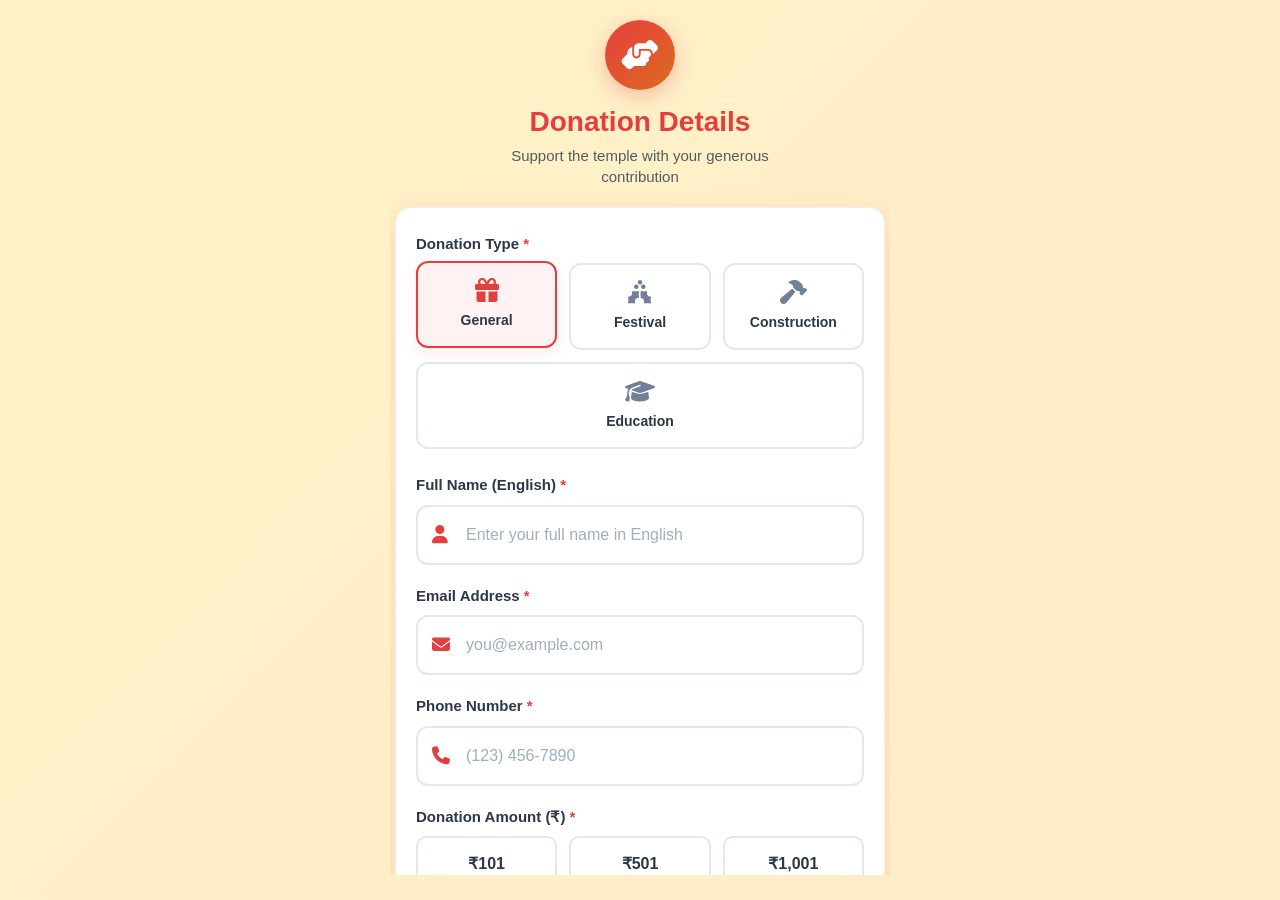
<file: template/AccessPage/master.html>
<!DOCTYPE html>
<html lang="en">
<head>
    <meta charset="UTF-8">
    <meta name="viewport" content="width=device-width, initial-scale=1.0, maximum-scale=1.0, user-scalable=no">
    <title>Donation Details</title>
    <!-- Bootstrap 5 CSS -->
    <link href="https://cdn.jsdelivr.net/npm/bootstrap@5.3.0-alpha1/dist/css/bootstrap.min.css" rel="stylesheet">
    <!-- Font Awesome for icons -->
    <link rel="stylesheet" href="https://cdnjs.cloudflare.com/ajax/libs/font-awesome/6.4.0/css/all.min.css">
    <style>
        /* Temple Color Palette */
        :root {
            --temple-red: #E53E3E;
            --temple-dark-red: #C53030;
            --temple-saffron: #F6AD55;
            --temple-gold: #D69E2E;
            --temple-orange: #DD6B20;
            --temple-cream: #FEF3C7;
            --temple-light: #FFF9DB;
            --temple-dark: #2D3748;
            --temple-success: #38A169;
            --temple-purple: #805AD5;
            --temple-border-radius: 16px;
            --temple-shadow: 0 8px 30px rgba(229, 62, 62, 0.15);
        }
        
        * {
            -webkit-tap-highlight-color: transparent;
            box-sizing: border-box;
            margin: 0;
            padding: 0;
        }
        
        body {
            font-family: -apple-system, BlinkMacSystemFont, 'Segoe UI', Roboto, Oxygen, Ubuntu, sans-serif;
            background: linear-gradient(135deg, var(--temple-cream) 0%, #FEEBC8 100%);
            height: 100vh;
            max-height: 100vh;
            overflow: hidden;
            display: flex;
            flex-direction: column;
            color: var(--temple-dark);
            touch-action: manipulation;
            padding: 15px;
        }
        
        .alink{
            text-decoration: none !important;;
            color: inherit;
        }

        /* Scrollable Container */
        .scroll-container {
            width: 100%;
            max-width: 500px;
            margin: 0 auto;
            flex: 1;
            overflow-y: auto;
            overflow-x: hidden;
            padding: 5px;
            -webkit-overflow-scrolling: touch;
        }
        
        /* Header - Fixed at top */
        .header {
            text-align: center;
            margin-bottom: 20px;
            flex-shrink: 0;
        }
        
        .logo {
            width: 70px;
            height: 70px;
            background: linear-gradient(135deg, var(--temple-red), var(--temple-orange));
            color: white;
            border-radius: 50%;
            display: flex;
            align-items: center;
            justify-content: center;
            margin: 0 auto 15px;
            font-size: 30px;
            box-shadow: 0 6px 20px rgba(229, 62, 62, 0.3);
        }
        
        .header h1 {
            color: var(--temple-red);
            font-weight: 800;
            font-size: 28px;
            margin-bottom: 6px;
        }
        
        .header p {
            color: var(--temple-dark);
            opacity: 0.8;
            font-size: 15px;
            max-width: 300px;
            margin: 0 auto;
            line-height: 1.4;
        }
        
        /* Card */
        .card {
            background: white;
            border-radius: var(--temple-border-radius);
            padding: 25px 20px;
            margin-bottom: 20px;
            box-shadow: var(--temple-shadow);
            border: 1px solid rgba(229, 62, 62, 0.1);
        }
        
        /* Donation Type Selection */
        .donation-type {
            display: flex;
            flex-wrap: wrap;
            gap: 12px;
            margin-bottom: 25px;
        }
        
        .type-option {
            flex: 1;
            min-width: 120px;
        }
        
        .type-btn {
            width: 100%;
            padding: 15px;
            border: 2px solid #E2E8F0;
            border-radius: 12px;
            background: white;
            display: flex;
            flex-direction: column;
            align-items: center;
            justify-content: center;
            cursor: pointer;
            transition: all 0.3s;
        }
        
        .type-btn i {
            font-size: 24px;
            margin-bottom: 8px;
            color: #718096;
        }
        
        .type-btn span {
            font-weight: 600;
            font-size: 14px;
            color: var(--temple-dark);
        }
        
        .type-btn.active {
            border-color: var(--temple-red);
            background-color: #FEF2F2;
            transform: translateY(-2px);
            box-shadow: 0 5px 15px rgba(229, 62, 62, 0.1);
        }
        
        .type-btn.active i {
            color: var(--temple-red);
        }
        
        /* Form Styles */
        .form-group {
            margin-bottom: 20px;
        }
        
        .form-label {
            display: block;
            font-weight: 600;
            margin-bottom: 8px;
            color: var(--temple-dark);
            font-size: 15px;
        }
        
        .form-label .required {
            color: var(--temple-red);
        }
        
        .input-container {
            position: relative;
        }
        
        .input-icon {
            position: absolute;
            left: 16px;
            top: 50%;
            transform: translateY(-50%);
            color: var(--temple-red);
            font-size: 18px;
            z-index: 2;
        }
        
        .form-input {
            width: 100%;
            padding: 16px 16px 16px 48px;
            border: 2px solid #E2E8F0;
            border-radius: 12px;
            font-size: 16px;
            transition: all 0.3s;
            background-color: white;
            color: var(--temple-dark);
        }
        
        .form-input:focus {
            outline: none;
            border-color: var(--temple-red);
            box-shadow: 0 0 0 4px rgba(229, 62, 62, 0.1);
        }
        
        .form-input::placeholder {
            color: #A0AEC0;
        }
        
        /* Tamil Name Field Styling */
        .tamil-name-container {
            background-color: #FFF9DB;
            border-radius: 12px;
            padding: 15px;
            margin-top: 10px;
            border-left: 4px solid var(--temple-saffron);
            display: none;
        }
        
        .tamil-name-container.show {
            display: block;
            animation: fadeIn 0.5s ease;
        }
        
        .tamil-name-label {
            display: block;
            font-weight: 600;
            margin-bottom: 8px;
            color: var(--temple-dark);
            font-size: 15px;
        }
        
        .tamil-name-input {
            width: 100%;
            padding: 12px;
            border: 2px solid #E2E8F0;
            border-radius: 10px;
            font-size: 16px;
            font-family: 'Noto Sans Tamil', sans-serif;
            background-color: white;
            color: var(--temple-dark);
        }
        
        .tamil-name-input:focus {
            outline: none;
            border-color: var(--temple-saffron);
            box-shadow: 0 0 0 4px rgba(246, 173, 85, 0.1);
        }
        
        /* Amount Selection */
        .amount-selection {
            display: grid;
            grid-template-columns: repeat(3, 1fr);
            gap: 12px;
            margin-bottom: 20px;
        }
        
        .amount-btn {
            padding: 14px;
            border: 2px solid #E2E8F0;
            border-radius: 10px;
            background: white;
            font-weight: 600;
            font-size: 16px;
            color: var(--temple-dark);
            cursor: pointer;
            transition: all 0.3s;
            text-align: center;
        }
        
        .amount-btn.active {
            border-color: var(--temple-red);
            background-color: #FEF2F2;
            color: var(--temple-red);
            transform: translateY(-2px);
            box-shadow: 0 5px 15px rgba(229, 62, 62, 0.1);
        }
        
        .amount-custom {
            grid-column: span 3;
        }
        
        .custom-amount {
            width: 100%;
            padding: 14px;
            border: 2px solid #E2E8F0;
            border-radius: 10px;
            font-size: 16px;
            text-align: center;
            color: var(--temple-dark);
        }
        
        .custom-amount:focus {
            outline: none;
            border-color: var(--temple-red);
            box-shadow: 0 0 0 4px rgba(229, 62, 62, 0.1);
        }
        
        /* Payment Method */
        .payment-methods {
            display: flex;
            flex-direction: column;
            gap: 12px;
            margin-bottom: 25px;
        }
        
        .payment-option {
            display: flex;
            align-items: center;
            padding: 16px;
            border: 2px solid #E2E8F0;
            border-radius: 12px;
            background: white;
            cursor: pointer;
            transition: all 0.3s;
        }
        
        .payment-option.active {
            border-color: var(--temple-red);
            background-color: #FEF2F2;
        }
        
        .payment-icon {
            width: 40px;
            height: 40px;
            border-radius: 8px;
            display: flex;
            align-items: center;
            justify-content: center;
            margin-right: 15px;
            font-size: 20px;
            color: white;
        }
        
        .payment-icon.upi {
            background: linear-gradient(135deg, #8B5CF6, #7C3AED);
        }
        
        .payment-icon.cash {
            background: linear-gradient(135deg, #10B981, #059669);
        }
        
        .payment-info {
            flex: 1;
        }
        
        .payment-name {
            font-weight: 600;
            color: var(--temple-dark);
            margin-bottom: 4px;
        }
        
        .payment-desc {
            font-size: 13px;
            color: #718096;
        }
        
        /* UPI QR Code Modal */
        .upi-modal {
            position: fixed;
            top: 0;
            left: 0;
            width: 100%;
            height: 100%;
            background-color: rgba(0, 0, 0, 0.7);
            display: flex;
            align-items: center;
            justify-content: center;
            z-index: 1000;
            opacity: 0;
            visibility: hidden;
            transition: all 0.3s;
        }
        
        .upi-modal.show {
            opacity: 1;
            visibility: visible;
        }
        
        .upi-modal-content {
            background: white;
            border-radius: var(--temple-border-radius);
            padding: 25px;
            max-width: 400px;
            width: 90%;
            text-align: center;
            box-shadow: var(--temple-shadow);
            transform: translateY(-20px);
            transition: transform 0.3s;
        }
        
        .upi-modal.show .upi-modal-content {
            transform: translateY(0);
        }
        
        .upi-modal-header {
            margin-bottom: 20px;
        }
        
        .upi-modal-title {
            color: var(--temple-red);
            font-weight: 700;
            font-size: 22px;
            margin-bottom: 10px;
        }
        
        .upi-modal-subtitle {
            color: var(--temple-dark);
            font-size: 15px;
        }
        
        .qr-code-container {
            background: white;
            padding: 20px;
            border-radius: 12px;
            margin: 20px 0;
            display: inline-block;
            border: 2px solid #E2E8F0;
        }
        
        .qr-code {
            width: 200px;
            height: 200px;
            background: #f8f9fa;
            border-radius: 8px;
            display: flex;
            align-items: center;
            justify-content: center;
            margin: 0 auto;
            position: relative;
            overflow: hidden;
        }
        
        .qr-code::before {
            content: '';
            position: absolute;
            width: 180px;
            height: 180px;
            background-image: 
                linear-gradient(90deg, transparent 79px, #000 79px, #000 81px, transparent 81px),
                linear-gradient(0deg, transparent 79px, #000 79px, #000 81px, transparent 81px),
                repeating-linear-gradient(90deg, #000, #000 10px, transparent 10px, transparent 20px),
                repeating-linear-gradient(0deg, #000, #000 10px, transparent 10px, transparent 20px);
            background-size: 200px 200px;
        }
        
        .qr-logo {
            width: 40px;
            height: 40px;
            background: linear-gradient(135deg, var(--temple-red), var(--temple-orange));
            border-radius: 8px;
            display: flex;
            align-items: center;
            justify-content: center;
            color: white;
            font-size: 20px;
            position: relative;
            z-index: 2;
        }
        
        .upi-id {
            background: #F8FAFC;
            padding: 12px;
            border-radius: 10px;
            margin: 15px 0;
            font-family: monospace;
            font-size: 16px;
            color: var(--temple-dark);
            border: 2px dashed #E2E8F0;
        }
        
        .upi-instructions {
            text-align: left;
            margin-top: 20px;
            padding-top: 20px;
            border-top: 1px solid #E2E8F0;
        }
        
        .upi-instruction {
            display: flex;
            align-items: flex-start;
            margin-bottom: 12px;
            font-size: 14px;
            color: var(--temple-dark);
        }
        
        .upi-instruction i {
            color: var(--temple-red);
            margin-right: 10px;
            margin-top: 2px;
            flex-shrink: 0;
        }
        
        .close-upi-btn {
            background: linear-gradient(to right, var(--temple-red), var(--temple-orange));
            color: white;
            border: none;
            border-radius: 10px;
            padding: 14px;
            font-size: 16px;
            font-weight: 600;
            width: 100%;
            margin-top: 20px;
            cursor: pointer;
            transition: all 0.3s;
        }
        
        .close-upi-btn:hover {
            background: linear-gradient(to right, var(--temple-dark-red), var(--temple-red));
        }
        
        /* Checkbox */
        .checkbox-group {
            display: flex;
            align-items: flex-start;
            margin: 25px 0;
            padding: 15px;
            background-color: #FFF9DB;
            border-radius: 12px;
            border-left: 4px solid var(--temple-saffron);
        }
        
        .checkbox-input {
            margin-top: 3px;
            margin-right: 12px;
            accent-color: var(--temple-red);
            width: 18px;
            height: 18px;
            cursor: pointer;
        }
        
        .checkbox-label {
            font-size: 14px;
            color: var(--temple-dark);
            line-height: 1.5;
        }
        
        .checkbox-label a {
            color: var(--temple-red);
            font-weight: 600;
            text-decoration: none;
        }
        
        /* Buttons */
        .btn-primary {
            background: linear-gradient(to right, var(--temple-red), var(--temple-orange));
            color: white;
            border: none;
            border-radius: 12px;
            padding: 18px;
            font-size: 18px;
            font-weight: 700;
            width: 100%;
            margin-top: 10px;
            transition: all 0.3s;
            display: flex;
            align-items: center;
            justify-content: center;
            gap: 10px;
            cursor: pointer;
            letter-spacing: 0.5px;
        }
        
        .btn-primary:hover {
            background: linear-gradient(to right, var(--temple-dark-red), var(--temple-red));
            transform: translateY(-2px);
            box-shadow: 0 8px 20px rgba(229, 62, 62, 0.4);
        }
        
        .btn-secondary {
            background: white;
            color: var(--temple-red);
            border: 2px solid var(--temple-red);
            border-radius: 12px;
            padding: 16px;
            font-size: 16px;
            font-weight: 600;
            width: 100%;
            margin-top: 15px;
            transition: all 0.3s;
            display: flex;
            align-items: center;
            justify-content: center;
            gap: 10px;
            cursor: pointer;
        }
        
        /* Donation Summary */
        .donation-summary {
            background: linear-gradient(135deg, #FEF3C7, #FDE68A);
            border-radius: 12px;
            padding: 20px;
            margin-bottom: 25px;
            border: 2px solid var(--temple-saffron);
        }
        
        .summary-title {
            font-weight: 700;
            color: var(--temple-dark);
            margin-bottom: 15px;
            font-size: 18px;
            display: flex;
            align-items: center;
            gap: 10px;
        }
        
        .summary-item {
            display: flex;
            justify-content: space-between;
            margin-bottom: 10px;
            padding-bottom: 10px;
            border-bottom: 1px dashed #E2E8F0;
        }
        
        .summary-item:last-child {
            border-bottom: none;
            margin-bottom: 0;
            padding-bottom: 0;
        }
        
        .summary-label {
            color: #718096;
            font-size: 15px;
        }
        
        .summary-value {
            font-weight: 600;
            color: var(--temple-dark);
            font-size: 15px;
        }
        
        .summary-total {
            margin-top: 15px;
            padding-top: 15px;
            border-top: 2px solid var(--temple-saffron);
        }
        
        .summary-total .summary-label {
            color: var(--temple-red);
            font-weight: 700;
            font-size: 16px;
        }
        
        .summary-total .summary-value {
            color: var(--temple-red);
            font-weight: 800;
            font-size: 20px;
        }
        
        /* Footer */
        .footer {
            text-align: center;
            padding: 15px 0;
            flex-shrink: 0;
            border-top: 1px solid rgba(229, 62, 62, 0.1);
            margin-top: 10px;
        }
        
        .footer p {
            color: var(--temple-dark);
            font-size: 14px;
            margin-bottom: 8px;
        }
        
        .security-info {
            display: flex;
            align-items: center;
            justify-content: center;
            gap: 8px;
            color: var(--temple-success);
            font-size: 13px;
            font-weight: 600;
        }
        
        /* Success Message */
        .success-message {
            background-color: #C6F6D5;
            color: #22543D;
            padding: 15px;
            border-radius: 12px;
            margin-bottom: 20px;
            text-align: center;
            display: none;
            border-left: 4px solid var(--temple-success);
        }
        
        .success-message.show {
            display: block;
        }
        
        /* Error Messages */
        .error-message {
            color: var(--temple-red);
            font-size: 13px;
            margin-top: 6px;
            display: none;
            font-weight: 500;
        }
        
        .error-message.show {
            display: block;
        }
        
        /* Animations */
        @keyframes fadeIn {
            from { opacity: 0; transform: translateY(10px); }
            to { opacity: 1; transform: translateY(0); }
        }
        
        /* Mobile Responsive */
        @media (max-width: 480px) {
            .amount-selection {
                grid-template-columns: repeat(2, 1fr);
            }
            
            .amount-custom {
                grid-column: span 2;
            }
            
            .type-option {
                min-width: 100px;
            }
            
            .qr-code {
                width: 180px;
                height: 180px;
            }
            
            .upi-modal-content {
                padding: 20px;
                width: 95%;
            }
        }
        
        @media (max-height: 700px) {
            .logo {
                width: 60px;
                height: 60px;
                font-size: 26px;
                margin-bottom: 12px;
            }
            
            .header h1 {
                font-size: 24px;
            }
            
            .header p {
                font-size: 14px;
            }
            
            .card {
                padding: 20px 15px;
            }
            
            .form-group {
                margin-bottom: 16px;
            }
            
            .qr-code {
                width: 160px;
                height: 160px;
            }
        }
        
        /* Custom styles for select */
        select.form-input {
            appearance: none;
            background-image: url("data:image/svg+xml,%3Csvg xmlns='http://www.w3.org/2000/svg' width='16' height='16' fill='%23E53E3E' viewBox='0 0 16 16'%3E%3Cpath d='M7.247 11.14 2.451 5.658C1.885 5.013 2.345 4 3.204 4h9.592a1 1 0 0 1 .753 1.659l-4.796 5.48a1 1 0 0 1-1.506 0z'/%3E%3C/svg%3E");
            background-repeat: no-repeat;
            background-position: right 16px center;
            background-size: 16px;
            padding-right: 40px;
        }
    </style>
    <!-- Tamil Font -->
    <link href="https://fonts.googleapis.com/css2?family=Noto+Sans+Tamil:wght@400;600;700&display=swap" rel="stylesheet">
</head>
<body>
    <!-- Success Message -->
    <div class="success-message" id="successMessage">
        <i class="fas fa-check-circle me-2"></i>
        <span id="successText">Donation submitted successfully! Thank you for your generosity.</span>
    </div>
    
    <!-- UPI QR Code Modal -->
    <div class="upi-modal" id="upiModal">
        <div class="upi-modal-content">
            <div class="upi-modal-header">
                <div class="upi-modal-title">
                    <i class="fas fa-qrcode me-2"></i>Scan to Pay via UPI
                </div>
                <div class="upi-modal-subtitle">
                    Scan this QR code with any UPI app to complete your donation
                </div>
            </div>
            
            <div class="qr-code-container">
                <div class="qr-code">
                    <div class="qr-logo">
                        <i class="fas fa-rupee-sign"></i>
                    </div>
                </div>
            </div>
            
            <div class="upi-id" id="upiId">
                temple.donation@upi
            </div>
            
            <div class="upi-instructions">
                <div class="upi-instruction">
                    <i class="fas fa-mobile-alt"></i>
                    <span>Open any UPI app (GPay, PhonePe, Paytm, etc.)</span>
                </div>
                <div class="upi-instruction">
                    <i class="fas fa-camera"></i>
                    <span>Tap on "Scan QR Code" in your UPI app</span>
                </div>
                <div class="upi-instruction">
                    <i class="fas fa-qrcode"></i>
                    <span>Point your camera at this QR code</span>
                </div>
                <div class="upi-instruction">
                    <i class="fas fa-rupee-sign"></i>
                    <span>Enter donation amount: <strong id="upiAmount">₹5,100</strong></span>
                </div>
                <div class="upi-instruction">
                    <i class="fas fa-check-circle"></i>
                    <span>Complete the payment in your UPI app</span>
                </div>
            </div>
            
            <button class="close-upi-btn" id="closeUpiModal">
                <i class="fas fa-times"></i> Close QR Code
            </button>
        </div>
    </div>
    
    <!-- Scrollable Container -->
    <div class="scroll-container">
        <!-- Header -->
        <div class="header">
            <div class="logo">
                <i class="fas fa-hands-helping"></i>
            </div>
            <h1>Donation Details</h1>
            <p>Support the temple with your generous contribution</p>
        </div>
        
        <!-- Donation Form -->
        <div class="card">
            <form id="donationForm">
                <!-- Donation Type -->
                <div class="form-group">
                    <label class="form-label">Donation Type <span class="required">*</span></label>
                    <div class="donation-type">
                        <div class="type-option">
                            <button type="button" class="type-btn active" data-type="general">
                                <i class="fas fa-gift"></i>
                                <span>General</span>
                            </button>
                        </div>
                        <div class="type-option">
                            <button type="button" class="type-btn" data-type="festival">
                                <i class="fas fa-holly-berry"></i>
                                <span>Festival</span>
                            </button>
                        </div>
                        <div class="type-option">
                            <button type="button" class="type-btn" data-type="construction">
                                <i class="fas fa-hammer"></i>
                                <span>Construction</span>
                            </button>
                        </div>
                        <div class="type-option">
                            <button type="button" class="type-btn" data-type="education">
                                <i class="fas fa-graduation-cap"></i>
                                <span>Education</span>
                            </button>
                        </div>
                    </div>
                    <input type="hidden" id="donationType" value="general">
                </div>
                
                <!-- Donor Details -->
                <div class="form-group">
                    <label class="form-label">Full Name (English) <span class="required">*</span></label>
                    <div class="input-container">
                        <i class="fas fa-user input-icon"></i>
                        <input type="text" class="form-input" id="donorName" 
                               placeholder="Enter your full name in English" required>
                    </div>
                    <div class="error-message" id="nameError">
                        Please enter your full name
                    </div>
                    
                    <!-- Tamil Name Field (Auto-generated) -->
                    <div class="tamil-name-container" id="tamilNameContainer">
                        <label class="tamil-name-label">Full Name (தமிழ் - Tamil)</label>
                        <input type="text" class="tamil-name-input" id="tamilName" 
                               placeholder="Tamil name will appear here automatically" readonly>
                        <div class="error-message" id="tamilNameError">
                            Please verify the Tamil name
                        </div>
                    </div>
                </div>
                
                <!-- Email -->
                <div class="form-group">
                    <label class="form-label">Email Address <span class="required">*</span></label>
                    <div class="input-container">
                        <i class="fas fa-envelope input-icon"></i>
                        <input type="email" class="form-input" id="donorEmail" 
                               placeholder="you@example.com" required>
                    </div>
                    <div class="error-message" id="emailError">
                        Please enter a valid email address
                    </div>
                </div>
                
                <!-- Phone -->
                <div class="form-group">
                    <label class="form-label">Phone Number <span class="required">*</span></label>
                    <div class="input-container">
                        <i class="fas fa-phone input-icon"></i>
                        <input type="tel" class="form-input" id="donorPhone" 
                               placeholder="(123) 456-7890" inputmode="numeric" maxlength="14" required>
                    </div>
                    <div class="error-message" id="phoneError">
                        Please enter a valid 10-digit phone number
                    </div>
                </div>
                
                <!-- Donation Amount -->
                <div class="form-group">
                    <label class="form-label">Donation Amount (₹) <span class="required">*</span></label>
                    <div class="amount-selection">
                        <button type="button" class="amount-btn" data-amount="101">₹101</button>
                        <button type="button" class="amount-btn" data-amount="501">₹501</button>
                        <button type="button" class="amount-btn" data-amount="1001">₹1,001</button>
                        <button type="button" class="amount-btn" data-amount="2100">₹2,100</button>
                        <button type="button" class="amount-btn active" data-amount="5100">₹5,100</button>
                        <button type="button" class="amount-btn" data-amount="11000">₹11,000</button>
                        <div class="amount-custom">
                            <input type="number" class="custom-amount" id="customAmount" 
                                   placeholder="Other amount (₹)" min="1">
                        </div>
                    </div>
                    <input type="hidden" id="donationAmount" value="5100">
                    <div class="error-message" id="amountError">
                        Please select or enter a donation amount
                    </div>
                </div>
                
                <!-- Payment Method -->
                <div class="form-group">
                    <label class="form-label">Payment Method <span class="required">*</span></label>
                    <div class="payment-methods">
                        <div class="payment-option active" data-method="upi" id="upiOption">
                            <div class="payment-icon upi">
                                <i class="fas fa-mobile-alt"></i>
                            </div>
                            <div class="payment-info">
                                <div class="payment-name">UPI / QR Code</div>
                                <div class="payment-desc">Google Pay, PhonePe, Paytm, BHIM</div>
                            </div>
                            <i class="fas fa-check-circle" style="color: var(--temple-red);"></i>
                        </div>
                        
                        <div class="payment-option" data-method="cash" id="cashOption">
                            <div class="payment-icon cash">
                                <i class="fas fa-hand-holding-usd"></i>
                            </div>
                            <div class="payment-info">
                                <div class="payment-name">Cash / Hand Payment</div>
                                <div class="payment-desc">Pay directly at temple office</div>
                            </div>
                            <i class="fas fa-check-circle" style="color: #E2E8F0;"></i>
                        </div>
                    </div>
                    <input type="hidden" id="paymentMethod" value="upi">
                </div>
                
                <!-- Receipt Details -->
                <div class="form-group">
                    <label class="form-label">Receipt Required?</label>
                    <div class="input-container">
                        <i class="fas fa-receipt input-icon"></i>
                        <select class="form-input" id="receiptRequired">
                            <option value="yes">Yes, send receipt to email</option>
                            <option value="no">No receipt required</option>
                            <option value="postal">Send by postal mail</option>
                        </select>
                    </div>
                </div>
                
                <!-- Donation Message -->
                <div class="form-group">
                    <label class="form-label">Donation Message (Optional)</label>
                    <div class="input-container">
                        <i class="fas fa-comment-alt input-icon"></i>
                        <textarea class="form-input" id="donationMessage" 
                                  placeholder="Add a message or prayer for your donation" 
                                  rows="3" style="resize: vertical;"></textarea>
                    </div>
                </div>
                
                <!-- Terms & Conditions -->
                <div class="checkbox-group">
                    <input type="checkbox" class="checkbox-input" id="terms" required>
                    <label class="checkbox-label" for="terms">
                        I confirm that this donation is made voluntarily. The temple will use this donation for religious and charitable purposes. <a href="#">Read terms</a>
                    </label>
                </div>
            </form>
            
            <!-- Donation Summary -->
            <div class="donation-summary">
                <div class="summary-title">
                    <i class="fas fa-file-invoice-dollar" style="color: var(--temple-orange);"></i>
                    Donation Summary
                </div>
                <div class="summary-item">
                    <span class="summary-label">Donation Type</span>
                    <span class="summary-value" id="summaryType">General Donation</span>
                </div>
                <div class="summary-item">
                    <span class="summary-label">Amount</span>
                    <span class="summary-value" id="summaryAmount">₹5,100.00</span>
                </div>
                <div class="summary-item">
                    <span class="summary-label">Payment Method</span>
                    <span class="summary-value" id="summaryMethod">UPI / QR Code</span>
                </div>
                <!-- Payment Gateway Fee REMOVED as requested -->
                <div class="summary-item summary-total">
                    <span class="summary-label">Total Amount</span>
                    <span class="summary-value" id="summaryTotal">₹5,100.00</span>
                </div>
            </div>
            
            <!-- Submit Button -->
            <button type="submit" class="btn-primary" id="submitDonation">
                <i class="fas fa-donate"></i> Proceed to Donate
            </button>
            
            <!-- Back Button -->
            <a class="alink" href="/">
                <div>
                    <button type="button" class="btn-secondary" id="backButton">
                        <i class="fas fa-arrow-left"></i> Back to Home
                    </button>
                </div>
            </a>
        </div>
        
        <!-- Footer -->
        <div class="footer">
            <p>Your donation helps maintain temple activities and services</p>
            <div class="security-info">
                <i class="fas fa-shield-alt"></i>
                <span>Secure & Encrypted Payment</span>
            </div>
        </div>
    </div>

    <!-- Bootstrap JS Bundle -->
    <script src="https://cdn.jsdelivr.net/npm/bootstrap@5.3.0-alpha1/dist/js/bootstrap.bundle.min.js"></script>
    
    <script>
        // DOM Elements
        const donationForm = document.getElementById('donationForm');
        const successMessage = document.getElementById('successMessage');
        const successText = document.getElementById('successText');
        const upiModal = document.getElementById('upiModal');
        const closeUpiModal = document.getElementById('closeUpiModal');
        const upiAmount = document.getElementById('upiAmount');
        
        // Form fields
        const donationTypeInput = document.getElementById('donationType');
        const donorName = document.getElementById('donorName');
        const donorEmail = document.getElementById('donorEmail');
        const donorPhone = document.getElementById('donorPhone');
        const donationAmountInput = document.getElementById('donationAmount');
        const customAmount = document.getElementById('customAmount');
        const paymentMethodInput = document.getElementById('paymentMethod');
        const receiptRequired = document.getElementById('receiptRequired');
        const donationMessage = document.getElementById('donationMessage');
        const terms = document.getElementById('terms');
        
        // Tamil name field
        const tamilNameContainer = document.getElementById('tamilNameContainer');
        const tamilName = document.getElementById('tamilName');
        const tamilNameError = document.getElementById('tamilNameError');
        
        // Error messages
        const nameError = document.getElementById('nameError');
        const emailError = document.getElementById('emailError');
        const phoneError = document.getElementById('phoneError');
        const amountError = document.getElementById('amountError');
        
        // Summary elements
        const summaryType = document.getElementById('summaryType');
        const summaryAmount = document.getElementById('summaryAmount');
        const summaryMethod = document.getElementById('summaryMethod');
        const summaryTotal = document.getElementById('summaryTotal');
        
        // Buttons
        const submitDonation = document.getElementById('submitDonation');
        const backButton = document.getElementById('backButton');
        
        // Payment options
        const upiOption = document.getElementById('upiOption');
        const cashOption = document.getElementById('cashOption');
        
        // Donation type buttons
        const typeButtons = document.querySelectorAll('.type-btn');
        
        // Amount buttons
        const amountButtons = document.querySelectorAll('.amount-btn');
        
        // Payment options
        const paymentOptions = document.querySelectorAll('.payment-option');
        
        // English to Tamil name mapping (simplified for demo)
        const nameTranslations = {
            "kumar": "குமார்",
            "suresh": "சுரேஷ்",
            "raman": "ரமண்",
            "anand": "ஆனந்த்",
            "ravi": "ரவி",
            "ganesh": "கணேஷ்",
            "murugan": "முருகன்",
            "siva": "சிவா",
            "kannan": "கண்ணன்",
            "venkat": "வெங்கட்",
            "arun": "அருண்",
            "bala": "பாலா",
            "chandra": "சந்திரா",
            "dinesh": "தினேஷ்",
            "eswaran": "ஈஸ்வரன்"
        };
        
        // Format phone number
        donorPhone.addEventListener('input', function() {
            let value = this.value.replace(/\D/g, '');
            
            if (value.length > 10) {
                value = value.substring(0, 10);
            }
            
            if (value.length > 6) {
                this.value = `(${value.substring(0, 3)}) ${value.substring(3, 6)}-${value.substring(6, 10)}`;
            } else if (value.length > 3) {
                this.value = `(${value.substring(0, 3)}) ${value.substring(3, 6)}`;
            } else if (value.length > 0) {
                this.value = `(${value.substring(0, 3)}`;
            } else {
                this.value = '';
            }
            
            phoneError.classList.remove('show');
        });
        
        // Convert English name to Tamil
        function convertToTamil(englishName) {
            const name = englishName.toLowerCase().trim();
            if (name.length < 2) return "";
            
            let tamilName = "";
            
            // Check for common name patterns
            for (const [englishPart, tamilPart] of Object.entries(nameTranslations)) {
                if (name.includes(englishPart)) {
                    tamilName += tamilPart + " ";
                }
            }
            
            // If no matches found, generate a generic Tamil name
            if (tamilName === "") {
                tamilName = "திரு. " + name.charAt(0).toUpperCase() + name.slice(1) + " (தமிழ்)";
            }
            
            return tamilName.trim();
        }
        
        // Update Tamil name when English name is entered
        donorName.addEventListener('input', function() {
            const englishName = this.value.trim();
            
            if (englishName.length >= 2) {
                // Show Tamil name container
                tamilNameContainer.classList.add('show');
                
                // Convert to Tamil
                const tamilNameValue = convertToTamil(englishName);
                tamilName.value = tamilNameValue;
                
                // Clear Tamil name error
                tamilNameError.classList.remove('show');
            } else {
                // Hide Tamil name container if English name is too short
                tamilNameContainer.classList.remove('show');
                tamilName.value = "";
            }
            
            // Clear English name error
            nameError.classList.remove('show');
        });
        
        // Donation type selection
        typeButtons.forEach(button => {
            button.addEventListener('click', function() {
                // Remove active class from all buttons
                typeButtons.forEach(btn => {
                    btn.classList.remove('active');
                });
                
                // Add active class to clicked button
                this.classList.add('active');
                
                // Update hidden input
                const type = this.getAttribute('data-type');
                donationTypeInput.value = type;
                
                // Update summary
                updateSummary();
            });
        });
        
        // Amount selection
        amountButtons.forEach(button => {
            button.addEventListener('click', function() {
                // Remove active class from all amount buttons
                amountButtons.forEach(btn => {
                    btn.classList.remove('active');
                });
                
                // Add active class to clicked button
                this.classList.add('active');
                
                // Clear custom amount
                customAmount.value = '';
                
                // Update donation amount
                const amount = this.getAttribute('data-amount');
                donationAmountInput.value = amount;
                
                // Update summary
                updateSummary();
            });
        });
        
        // Custom amount input
        customAmount.addEventListener('input', function() {
            const value = this.value;
            
            if (value) {
                // Remove active class from all amount buttons
                amountButtons.forEach(btn => {
                    btn.classList.remove('active');
                });
                
                // Update donation amount
                donationAmountInput.value = value;
                
                // Update summary
                updateSummary();
            }
        });
        
        // Payment method selection
        paymentOptions.forEach(option => {
            option.addEventListener('click', function() {
                // Remove active class from all options
                paymentOptions.forEach(opt => {
                    opt.classList.remove('active');
                    opt.querySelector('.fa-check-circle').style.color = '#E2E8F0';
                });
                
                // Add active class to clicked option
                this.classList.add('active');
                this.querySelector('.fa-check-circle').style.color = 'var(--temple-red)';
                
                // Update payment method
                const method = this.getAttribute('data-method');
                paymentMethodInput.value = method;
                
                // If UPI is selected, update UPI modal amount
                if (method === 'upi') {
                    const amount = parseFloat(donationAmountInput.value) || 5100;
                    upiAmount.textContent = `₹${amount.toLocaleString('en-IN')}`;
                }
                
                // Update summary
                updateSummary();
            });
        });
        
        // Open UPI QR modal when UPI option is clicked
        upiOption.addEventListener('click', function() {
            // Show UPI modal after a short delay
            setTimeout(() => {
                upiModal.classList.add('show');
                document.body.style.overflow = 'hidden';
            }, 300);
        });
        
        // Close UPI QR modal
        closeUpiModal.addEventListener('click', function() {
            upiModal.classList.remove('show');
            document.body.style.overflow = 'auto';
        });
        
        // Close modal when clicking outside
        upiModal.addEventListener('click', function(e) {
            if (e.target === upiModal) {
                upiModal.classList.remove('show');
                document.body.style.overflow = 'auto';
            }
        });
        
        // Update donation summary
        function updateSummary() {
            // Get values
            const type = donationTypeInput.value;
            const amount = parseFloat(donationAmountInput.value) || 0;
            const method = paymentMethodInput.value;
            
            // Format type for display
            const typeDisplay = type.charAt(0).toUpperCase() + type.slice(1) + ' Donation';
            
            // Update summary elements
            summaryType.textContent = typeDisplay;
            summaryAmount.textContent = `₹${amount.toLocaleString('en-IN')}.00`;
            summaryMethod.textContent = method === 'upi' ? 'UPI / QR Code' : 'Cash / Hand Payment';
            
            // Total amount is just the donation amount (no gateway fee)
            summaryTotal.textContent = `₹${amount.toLocaleString('en-IN')}.00`;
            
            // Update UPI modal amount if it's open
            if (method === 'upi') {
                upiAmount.textContent = `₹${amount.toLocaleString('en-IN')}`;
            }
        }
        
        // Validate name
        function validateName() {
            const name = donorName.value.trim();
            if (name.length < 2) {
                nameError.classList.add('show');
                return false;
            }
            nameError.classList.remove('show');
            return true;
        }
        
        // Validate Tamil name (if shown)
        function validateTamilName() {
            if (!tamilNameContainer.classList.contains('show')) {
                return true; // Not required if container not shown
            }
            
            const tamilNameValue = tamilName.value.trim();
            if (tamilNameValue.length < 2) {
                tamilNameError.classList.add('show');
                return false;
            }
            tamilNameError.classList.remove('show');
            return true;
        }
        
        // Validate email
        function validateEmail() {
            const emailValue = donorEmail.value.trim();
            const emailRegex = /^[^\s@]+@[^\s@]+\.[^\s@]+$/;
            
            if (!emailRegex.test(emailValue)) {
                emailError.classList.add('show');
                return false;
            }
            emailError.classList.remove('show');
            return true;
        }
        
        // Validate phone
        function validatePhone() {
            const phoneValue = donorPhone.value.replace(/\D/g, '');
            
            if (phoneValue.length !== 10) {
                phoneError.classList.add('show');
                return false;
            }
            phoneError.classList.remove('show');
            return true;
        }
        
        // Validate amount
        function validateAmount() {
            const amount = parseFloat(donationAmountInput.value);
            
            if (!amount || amount < 1) {
                amountError.classList.add('show');
                return false;
            }
            amountError.classList.remove('show');
            return true;
        }
        
        // Real-time validation
        donorName.addEventListener('input', function() {
            validateName();
            validateTamilName();
        });
        
        donorEmail.addEventListener('input', validateEmail);
        donorPhone.addEventListener('input', validatePhone);
        
        // Form submission
        submitDonation.addEventListener('click', function() {
            // Validate all fields
            const isNameValid = validateName();
            const isTamilNameValid = validateTamilName();
            const isEmailValid = validateEmail();
            const isPhoneValid = validatePhone();
            const isAmountValid = validateAmount();
            const isTermsAccepted = terms.checked;
            
            if (!isNameValid || !isTamilNameValid || !isEmailValid || 
                !isPhoneValid || !isAmountValid || !isTermsAccepted) {
                if (!isTermsAccepted) {
                    alert('Please accept the terms and conditions');
                }
                return;
            }
            
            // If payment method is UPI, show QR code
            if (paymentMethodInput.value === 'upi') {
                upiModal.classList.add('show');
                document.body.style.overflow = 'hidden';
                return; // Don't submit form yet, let user scan QR
            }
            
            // For cash payment, submit directly
            submitDonationForm();
        });
        
        // Function to submit donation form
        function submitDonationForm() {
            // Show loading state
            const submitBtn = document.getElementById('submitDonation');
            const originalText = submitBtn.innerHTML;
            submitBtn.innerHTML = '<i class="fas fa-spinner fa-spin"></i> Processing...';
            submitBtn.disabled = true;
            
            // Simulate API call
            setTimeout(() => {
                // Success - show success message
                const amount = parseFloat(donationAmountInput.value).toLocaleString('en-IN');
                const paymentMethod = paymentMethodInput.value === 'upi' ? 'UPI' : 'Cash';
                successText.textContent = `Thank you for your donation of ₹${amount} via ${paymentMethod}! A receipt will be sent to your email.`;
                successMessage.classList.add('show');
                
                // Reset button
                submitBtn.innerHTML = originalText;
                submitBtn.disabled = false;
                
                // Auto-scroll to success message
                successMessage.scrollIntoView({ behavior: 'smooth' });
                
                // Reset form after 5 seconds
                setTimeout(() => {
                    donationForm.reset();
                    successMessage.classList.remove('show');
                    
                    // Reset to default selections
                    typeButtons.forEach((btn, index) => {
                        btn.classList.remove('active');
                        if (index === 0) btn.classList.add('active');
                    });
                    
                    amountButtons.forEach((btn, index) => {
                        btn.classList.remove('active');
                        if (index === 4) btn.classList.add('active');
                    });
                    
                    paymentOptions.forEach((opt, index) => {
                        opt.classList.remove('active');
                        opt.querySelector('.fa-check-circle').style.color = '#E2E8F0';
                        if (index === 0) {
                            opt.classList.add('active');
                            opt.querySelector('.fa-check-circle').style.color = 'var(--temple-red)';
                        }
                    });
                    
                    // Reset hidden inputs
                    donationTypeInput.value = 'general';
                    donationAmountInput.value = '5100';
                    paymentMethodInput.value = 'upi';
                    
                    // Hide Tamil name container
                    tamilNameContainer.classList.remove('show');
                    tamilName.value = '';
                    
                    // Update summary
                    updateSummary();
                }, 5000);
            }, 2000);
        }
        
        // Back button
        backButton.addEventListener('click', function() {
            window.location.href = 'index.html';
        });
        
        // Initialize summary
        updateSummary();
        
        // Adjust layout for different screen heights
        function adjustLayout() {
            const scrollContainer = document.querySelector('.scroll-container');
            const bodyHeight = window.innerHeight;
            
            scrollContainer.style.maxHeight = bodyHeight - 40 + 'px';
        }
        
        // Event listeners for layout adjustment
        window.addEventListener('load', adjustLayout);
        window.addEventListener('resize', adjustLayout);
        adjustLayout();
        
        // Handle payment completion after QR scan (simulated)
        document.addEventListener('keydown', function(e) {
            // For demo: Press 'P' to simulate payment completion
            if (e.key === 'p' || e.key === 'P') {
                if (upiModal.classList.contains('show')) {
                    upiModal.classList.remove('show');
                    document.body.style.overflow = 'auto';
                    submitDonationForm();
                }
            }
        });

    </script>
</body>
</html>
</file>
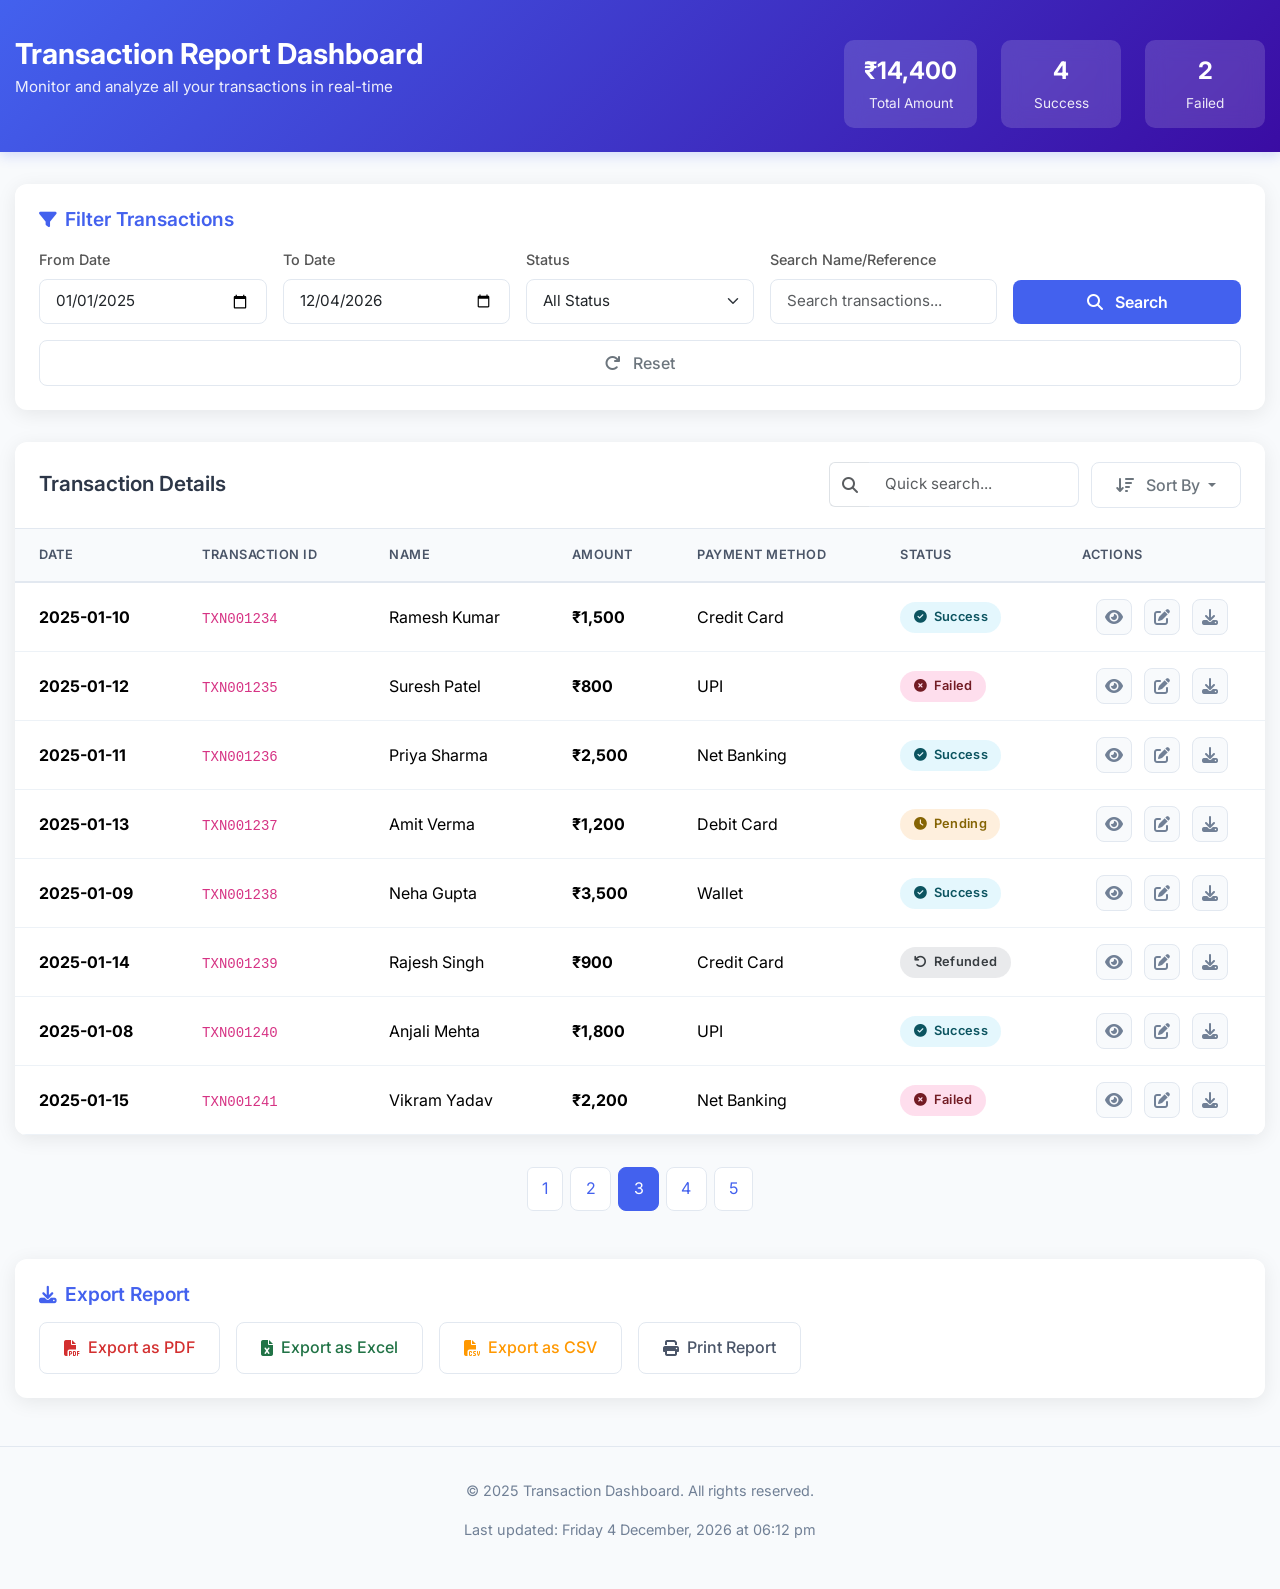
<file: template/AccessPage/overallpaymentreport.html>
<!DOCTYPE html>
<html lang="en">
<head>
    <meta charset="UTF-8">
    <meta name="viewport" content="width=device-width, initial-scale=1.0">
    <title>Transaction Report Dashboard</title>
    
    <!-- Bootstrap 5 CSS -->
    <link href="https://cdn.jsdelivr.net/npm/bootstrap@5.3.0/dist/css/bootstrap.min.css" rel="stylesheet">
    <!-- Font Awesome Icons -->
    <link rel="stylesheet" href="https://cdnjs.cloudflare.com/ajax/libs/font-awesome/6.4.0/css/all.min.css">
    <!-- Google Fonts -->
    <link href="https://fonts.googleapis.com/css2?family=Inter:wght@300;400;500;600;700&display=swap" rel="stylesheet">
    
    <style>
        :root {
            --primary-color: #4361ee;
            --secondary-color: #3a0ca3;
            --success-color: #4cc9f0;
            --danger-color: #f72585;
            --warning-color: #f8961e;
            --light-bg: #f8fafc;
            --card-shadow: 0 4px 20px rgba(0, 0, 0, 0.08);
            --transition: all 0.3s ease;
        }

        * {
            margin: 0;
            padding: 0;
            box-sizing: border-box;
        }

        body {
            font-family: 'Inter', sans-serif;
            background-color: var(--light-bg);
            color: #333;
            line-height: 1.6;
        }

        /* Custom Scrollbar */
        ::-webkit-scrollbar {
            width: 8px;
            height: 8px;
        }
        
        ::-webkit-scrollbar-track {
            background: #f1f1f1;
            border-radius: 4px;
        }
        
        ::-webkit-scrollbar-thumb {
            background: var(--primary-color);
            border-radius: 4px;
        }
        
        ::-webkit-scrollbar-thumb:hover {
            background: var(--secondary-color);
        }

        /* Header Styling */
        .dashboard-header {
            background: linear-gradient(135deg, var(--primary-color), var(--secondary-color));
            color: white;
            padding: 1.5rem 0;
            margin-bottom: 2rem;
            box-shadow: 0 4px 12px rgba(67, 97, 238, 0.2);
        }

        .header-content {
            display: flex;
            justify-content: space-between;
            align-items: center;
            flex-wrap: wrap;
        }

        .page-title {
            font-size: 1.8rem;
            font-weight: 700;
            margin: 0;
        }

        .page-subtitle {
            font-size: 0.95rem;
            opacity: 0.9;
            margin-top: 0.25rem;
        }

        .stats-summary {
            display: flex;
            gap: 1.5rem;
            margin-top: 1rem;
        }

        .stat-item {
            text-align: center;
            padding: 0.75rem 1.25rem;
            background: rgba(255, 255, 255, 0.15);
            border-radius: 10px;
            backdrop-filter: blur(10px);
            min-width: 120px;
        }

        .stat-value {
            font-size: 1.5rem;
            font-weight: 700;
            display: block;
        }

        .stat-label {
            font-size: 0.85rem;
            opacity: 0.9;
        }

        /* Main Container */
        .main-container {
            padding: 0 15px;
            max-width: 1400px;
            margin: 0 auto;
        }

        /* Filter Section */
        .filter-section {
            background: white;
            border-radius: 12px;
            padding: 1.5rem;
            margin-bottom: 2rem;
            box-shadow: var(--card-shadow);
            transition: var(--transition);
        }

        .filter-section:hover {
            box-shadow: 0 6px 24px rgba(0, 0, 0, 0.12);
        }

        .filter-title {
            font-size: 1.2rem;
            font-weight: 600;
            color: var(--primary-color);
            margin-bottom: 1rem;
            display: flex;
            align-items: center;
            gap: 0.5rem;
        }

        .filter-title i {
            font-size: 1.1rem;
        }

        .filter-row {
            display: flex;
            gap: 1rem;
            flex-wrap: wrap;
            align-items: flex-end;
        }

        .form-group {
            flex: 1;
            min-width: 200px;
        }

        .form-label {
            font-weight: 500;
            margin-bottom: 0.5rem;
            color: #555;
            font-size: 0.9rem;
        }

        .form-control, .form-select {
            border: 1.5px solid #e2e8f0;
            border-radius: 8px;
            padding: 0.625rem 1rem;
            font-size: 0.95rem;
            transition: var(--transition);
        }

        .form-control:focus, .form-select:focus {
            border-color: var(--primary-color);
            box-shadow: 0 0 0 3px rgba(67, 97, 238, 0.15);
        }

        /* Action Buttons */
        .btn-primary {
            background: var(--primary-color);
            border: none;
            padding: 0.625rem 1.5rem;
            border-radius: 8px;
            font-weight: 600;
            transition: var(--transition);
        }

        .btn-primary:hover {
            background: var(--secondary-color);
            transform: translateY(-2px);
            box-shadow: 0 6px 12px rgba(67, 97, 238, 0.2);
        }

        .btn-outline-secondary {
            border: 1.5px solid #e2e8f0;
            padding: 0.625rem 1.5rem;
            border-radius: 8px;
            font-weight: 500;
            transition: var(--transition);
        }

        .btn-outline-secondary:hover {
            border-color: var(--primary-color);
            color: var(--primary-color);
            background: rgba(67, 97, 238, 0.05);
        }

        /* Table Styling */
        .table-container {
            background: white;
            border-radius: 12px;
            overflow: hidden;
            box-shadow: var(--card-shadow);
            margin-bottom: 2rem;
            transition: var(--transition);
        }

        .table-container:hover {
            box-shadow: 0 8px 28px rgba(0, 0, 0, 0.12);
        }

        .table-header {
            padding: 1.25rem 1.5rem;
            border-bottom: 1px solid #e2e8f0;
            display: flex;
            justify-content: space-between;
            align-items: center;
            flex-wrap: wrap;
            gap: 1rem;
        }

        .table-title {
            font-size: 1.3rem;
            font-weight: 600;
            color: #2d3748;
            margin: 0;
        }

        .table-actions {
            display: flex;
            gap: 0.75rem;
            align-items: center;
        }

        .table-responsive {
            overflow-x: auto;
        }

        .table {
            margin: 0;
            border-collapse: separate;
            border-spacing: 0;
            width: 100%;
        }

        .table thead th {
            background-color: #f8fafc;
            color: #4a5568;
            font-weight: 600;
            text-transform: uppercase;
            font-size: 0.8rem;
            letter-spacing: 0.5px;
            padding: 1rem 1.5rem;
            border-bottom: 2px solid #e2e8f0;
            white-space: nowrap;
        }

        .table tbody tr {
            transition: var(--transition);
        }

        .table tbody tr:hover {
            background-color: rgba(67, 97, 238, 0.03);
        }

        .table tbody td {
            padding: 1rem 1.5rem;
            vertical-align: middle;
            border-bottom: 1px solid #edf2f7;
        }

        /* Status Badges */
        .status-badge {
            display: inline-flex;
            align-items: center;
            padding: 0.35rem 0.85rem;
            border-radius: 50px;
            font-size: 0.8rem;
            font-weight: 600;
            letter-spacing: 0.3px;
            gap: 0.4rem;
        }

        .badge-success {
            background-color: rgba(76, 201, 240, 0.15);
            color: #0c5460;
        }

        .badge-failed {
            background-color: rgba(247, 37, 133, 0.15);
            color: #721c24;
        }

        .badge-pending {
            background-color: rgba(248, 150, 30, 0.15);
            color: #856404;
        }

        .badge-refunded {
            background-color: rgba(108, 117, 125, 0.15);
            color: #383d41;
        }

        /* Action Icons */
        .action-icons {
            display: flex;
            gap: 0.75rem;
            justify-content: center;
        }

        .action-btn {
            width: 36px;
            height: 36px;
            border-radius: 8px;
            display: inline-flex;
            align-items: center;
            justify-content: center;
            background: #f8fafc;
            color: #718096;
            border: 1px solid #e2e8f0;
            transition: var(--transition);
            cursor: pointer;
        }

        .action-btn:hover {
            background: var(--primary-color);
            color: white;
            border-color: var(--primary-color);
            transform: translateY(-2px);
        }

        /* Mobile Cards */
        .mobile-cards {
            display: none;
        }

        .mobile-card {
            background: white;
            border-radius: 12px;
            padding: 1.25rem;
            margin-bottom: 1rem;
            box-shadow: var(--card-shadow);
            transition: var(--transition);
            border-left: 4px solid var(--primary-color);
        }

        .mobile-card:hover {
            transform: translateY(-4px);
            box-shadow: 0 8px 24px rgba(0, 0, 0, 0.12);
        }

        .card-header {
            display: flex;
            justify-content: space-between;
            align-items: center;
            margin-bottom: 0.75rem;
            padding-bottom: 0.75rem;
            border-bottom: 1px solid #edf2f7;
        }

        .card-title {
            font-weight: 600;
            color: #2d3748;
            font-size: 1rem;
            margin: 0;
        }

        .card-amount {
            font-weight: 700;
            color: var(--primary-color);
            font-size: 1.1rem;
        }

        .card-details {
            display: grid;
            grid-template-columns: 1fr 1fr;
            gap: 0.75rem;
        }

        .detail-item {
            display: flex;
            flex-direction: column;
        }

        .detail-label {
            font-size: 0.8rem;
            color: #718096;
            margin-bottom: 0.25rem;
        }

        .detail-value {
            font-weight: 500;
            color: #2d3748;
        }

        /* Pagination */
        .pagination-container {
            display: flex;
            justify-content: center;
            margin-top: 2rem;
        }

        .pagination {
            display: flex;
            gap: 0.5rem;
        }

        .page-item.active .page-link {
            background-color: var(--primary-color);
            border-color: var(--primary-color);
        }

        .page-link {
            color: var(--primary-color);
            border-radius: 8px;
            padding: 0.5rem 0.9rem;
            border: 1.5px solid #e2e8f0;
            transition: var(--transition);
        }

        .page-link:hover {
            background-color: rgba(67, 97, 238, 0.05);
            color: var(--secondary-color);
        }

        /* Export Section */
        .export-section {
            background: white;
            border-radius: 12px;
            padding: 1.5rem;
            margin-top: 2rem;
            box-shadow: var(--card-shadow);
        }

        .export-options {
            display: flex;
            gap: 1rem;
            flex-wrap: wrap;
        }

        .export-btn {
            display: inline-flex;
            align-items: center;
            gap: 0.5rem;
            padding: 0.75rem 1.5rem;
            border-radius: 8px;
            font-weight: 500;
            transition: var(--transition);
            border: 1.5px solid #e2e8f0;
            background: white;
            color: #4a5568;
        }

        .export-btn:hover {
            border-color: var(--primary-color);
            background: rgba(67, 97, 238, 0.05);
            color: var(--primary-color);
            transform: translateY(-2px);
        }

        .export-btn.pdf {
            color: #d32f2f;
        }

        .export-btn.excel {
            color: #217346;
        }

        .export-btn.csv {
            color: #ff9800;
        }

        /* Footer */
        .footer {
            text-align: center;
            padding: 2rem 0;
            margin-top: 3rem;
            color: #718096;
            font-size: 0.9rem;
            border-top: 1px solid #e2e8f0;
        }

        /* Responsive Design */
        @media (max-width: 992px) {
            .stats-summary {
                width: 100%;
                justify-content: space-between;
            }
            
            .stat-item {
                flex: 1;
                min-width: auto;
            }
        }

        @media (max-width: 768px) {
            .header-content {
                flex-direction: column;
                align-items: flex-start;
            }
            
            .stats-summary {
                justify-content: flex-start;
                margin-top: 1.5rem;
            }
            
            .table-wrapper {
                display: none;
            }
            
            .mobile-cards {
                display: block;
            }
            
            .filter-row {
                flex-direction: column;
            }
            
            .form-group {
                width: 100%;
            }
            
            .table-header {
                flex-direction: column;
                align-items: flex-start;
            }
            
            .table-actions {
                width: 100%;
                justify-content: space-between;
            }
            
            .card-details {
                grid-template-columns: 1fr;
            }
        }

        @media (max-width: 576px) {
            .stats-summary {
                flex-direction: column;
                gap: 0.75rem;
            }
            
            .stat-item {
                width: 100%;
            }
            
            .table-actions {
                flex-direction: column;
                gap: 0.5rem;
            }
            
            .action-icons {
                justify-content: flex-start;
            }
            
            .export-options {
                flex-direction: column;
            }
            
            .export-btn {
                width: 100%;
                justify-content: center;
            }
        }

        /* Animation */
        @keyframes fadeIn {
            from { opacity: 0; transform: translateY(20px); }
            to { opacity: 1; transform: translateY(0); }
        }

        .fade-in {
            animation: fadeIn 0.5s ease-out forwards;
        }
    </style>
</head>
<body>
    <!-- Header Section -->
    <header class="dashboard-header">
        <div class="main-container">
            <div class="header-content">
                <div>
                    <h1 class="page-title">Transaction Report Dashboard</h1>
                    <p class="page-subtitle">Monitor and analyze all your transactions in real-time</p>
                </div>
                <div class="stats-summary">
                    <div class="stat-item">
                        <span class="stat-value" id="totalAmount">₹12,450</span>
                        <span class="stat-label">Total Amount</span>
                    </div>
                    <div class="stat-item">
                        <span class="stat-value" id="successCount">42</span>
                        <span class="stat-label">Success</span>
                    </div>
                    <div class="stat-item">
                        <span class="stat-value" id="failedCount">5</span>
                        <span class="stat-label">Failed</span>
                    </div>
                </div>
            </div>
        </div>
    </header>

    <!-- Main Content -->
    <div class="main-container">
        <!-- Filter Section -->
        <section class="filter-section fade-in">
            <h3 class="filter-title"><i class="fas fa-filter"></i> Filter Transactions</h3>
            <div class="filter-row">
                <div class="form-group">
                    <label class="form-label" for="fromDate">From Date</label>
                    <input type="date" class="form-control" id="fromDate" value="2025-01-01">
                </div>
                <div class="form-group">
                    <label class="form-label" for="toDate">To Date</label>
                    <input type="date" class="form-control" id="toDate" value="2025-01-15">
                </div>
                <div class="form-group">
                    <label class="form-label" for="statusFilter">Status</label>
                    <select class="form-select" id="statusFilter">
                        <option value="all">All Status</option>
                        <option value="success">Success</option>
                        <option value="failed">Failed</option>
                        <option value="pending">Pending</option>
                        <option value="refunded">Refunded</option>
                    </select>
                </div>
                <div class="form-group">
                    <label class="form-label" for="searchInput">Search Name/Reference</label>
                    <input type="text" class="form-control" id="searchInput" placeholder="Search transactions...">
                </div>
                <div class="form-group">
                    <button class="btn btn-primary w-100" onclick="filterTable()">
                        <i class="fas fa-search me-2"></i> Search
                    </button>
                </div>
                <div class="form-group">
                    <button class="btn btn-outline-secondary w-100" onclick="resetFilters()">
                        <i class="fas fa-redo me-2"></i> Reset
                    </button>
                </div>
            </div>
        </section>

        <!-- Desktop Table -->
        <section class="table-container fade-in">
            <div class="table-header">
                <h3 class="table-title">Transaction Details</h3>
                <div class="table-actions">
                    <div class="input-group" style="max-width: 250px;">
                        <span class="input-group-text bg-transparent border-end-0">
                            <i class="fas fa-search text-muted"></i>
                        </span>
                        <input type="text" class="form-control border-start-0" id="tableSearch" placeholder="Quick search...">
                    </div>
                    <div class="dropdown">
                        <button class="btn btn-outline-secondary dropdown-toggle" type="button" data-bs-toggle="dropdown">
                            <i class="fas fa-sort-amount-down me-2"></i> Sort By
                        </button>
                        <ul class="dropdown-menu">
                            <li><a class="dropdown-item" href="#" onclick="sortTable('date')">Date (Newest)</a></li>
                            <li><a class="dropdown-item" href="#" onclick="sortTable('amount')">Amount (High to Low)</a></li>
                            <li><a class="dropdown-item" href="#" onclick="sortTable('name')">Name (A to Z)</a></li>
                        </ul>
                    </div>
                </div>
            </div>
            <div class="table-wrapper">
                <div class="table-responsive">
                    <table class="table" id="reportTable">
                        <thead>
                            <tr>
                                <th>Date</th>
                                <th>Transaction ID</th>
                                <th>Name</th>
                                <th>Amount</th>
                                <th>Payment Method</th>
                                <th>Status</th>
                                <th>Actions</th>
                            </tr>
                        </thead>
                        <tbody id="tableBody">
                            <!-- Table rows will be populated by JavaScript -->
                        </tbody>
                    </table>
                </div>
            </div>
        </section>

        <!-- Mobile Cards -->
        <section class="mobile-cards fade-in" id="mobileCards">
            <!-- Cards will be populated by JavaScript -->
        </section>

        <!-- Pagination -->
        <div class="pagination-container">
            <nav>
                <ul class="pagination" id="pagination">
                    <li class="page-item"><a class="page-link" href="#" onclick="changePage(1)">1</a></li>
                    <li class="page-item"><a class="page-link" href="#" onclick="changePage(2)">2</a></li>
                    <li class="page-item active"><a class="page-link" href="#" onclick="changePage(3)">3</a></li>
                    <li class="page-item"><a class="page-link" href="#" onclick="changePage(4)">4</a></li>
                    <li class="page-item"><a class="page-link" href="#" onclick="changePage(5)">5</a></li>
                </ul>
            </nav>
        </div>

        <!-- Export Section -->
        <section class="export-section fade-in">
            <h3 class="filter-title"><i class="fas fa-download"></i> Export Report</h3>
            <div class="export-options">
                <button class="export-btn pdf" onclick="exportReport('pdf')">
                    <i class="fas fa-file-pdf"></i> Export as PDF
                </button>
                <button class="export-btn excel" onclick="exportReport('excel')">
                    <i class="fas fa-file-excel"></i> Export as Excel
                </button>
                <button class="export-btn csv" onclick="exportReport('csv')">
                    <i class="fas fa-file-csv"></i> Export as CSV
                </button>
                <button class="export-btn" onclick="printReport()">
                    <i class="fas fa-print"></i> Print Report
                </button>
            </div>
        </section>
    </div>

    <!-- Footer -->
    <footer class="footer">
        <div class="main-container">
            <p>&copy; 2025 Transaction Dashboard. All rights reserved.</p>
            <p class="mt-2">Last updated: <span id="currentDateTime"></span></p>
        </div>
    </footer>

    <!-- Bootstrap JS -->
    <script src="https://cdn.jsdelivr.net/npm/bootstrap@5.3.0/dist/js/bootstrap.bundle.min.js"></script>
    
    <script>
        // Sample transaction data
        const transactions = [
            { id: 1, date: "2025-01-10", transactionId: "TXN001234", name: "Ramesh Kumar", amount: 1500, method: "Credit Card", status: "success" },
            { id: 2, date: "2025-01-12", transactionId: "TXN001235", name: "Suresh Patel", amount: 800, method: "UPI", status: "failed" },
            { id: 3, date: "2025-01-11", transactionId: "TXN001236", name: "Priya Sharma", amount: 2500, method: "Net Banking", status: "success" },
            { id: 4, date: "2025-01-13", transactionId: "TXN001237", name: "Amit Verma", amount: 1200, method: "Debit Card", status: "pending" },
            { id: 5, date: "2025-01-09", transactionId: "TXN001238", name: "Neha Gupta", amount: 3500, method: "Wallet", status: "success" },
            { id: 6, date: "2025-01-14", transactionId: "TXN001239", name: "Rajesh Singh", amount: 900, method: "Credit Card", status: "refunded" },
            { id: 7, date: "2025-01-08", transactionId: "TXN001240", name: "Anjali Mehta", amount: 1800, method: "UPI", status: "success" },
            { id: 8, date: "2025-01-15", transactionId: "TXN001241", name: "Vikram Yadav", amount: 2200, method: "Net Banking", status: "failed" }
        ];

        // Initialize table and cards
        document.addEventListener('DOMContentLoaded', function() {
            populateTable();
            populateMobileCards();
            updateStats();
            updateDateTime();
            
            // Set current date as default "to" date
            const today = new Date().toISOString().split('T')[0];
            document.getElementById('toDate').value = today;
            
            // Add event listener for table search
            document.getElementById('tableSearch').addEventListener('input', function() {
                filterTable();
            });
            
            // Add animation to elements
            const elements = document.querySelectorAll('.fade-in');
            elements.forEach((el, index) => {
                el.style.animationDelay = `${index * 0.1}s`;
            });
        });

        function populateTable() {
            const tableBody = document.getElementById('tableBody');
            tableBody.innerHTML = '';
            
            transactions.forEach(transaction => {
                const row = document.createElement('tr');
                
                // Determine status badge
                let statusBadge = '';
                switch(transaction.status) {
                    case 'success':
                        statusBadge = '<span class="status-badge badge-success"><i class="fas fa-check-circle"></i> Success</span>';
                        break;
                    case 'failed':
                        statusBadge = '<span class="status-badge badge-failed"><i class="fas fa-times-circle"></i> Failed</span>';
                        break;
                    case 'pending':
                        statusBadge = '<span class="status-badge badge-pending"><i class="fas fa-clock"></i> Pending</span>';
                        break;
                    case 'refunded':
                        statusBadge = '<span class="status-badge badge-refunded"><i class="fas fa-undo"></i> Refunded</span>';
                        break;
                }
                
                row.innerHTML = `
                    <td><strong>${transaction.date}</strong></td>
                    <td><code>${transaction.transactionId}</code></td>
                    <td>${transaction.name}</td>
                    <td><strong>₹${transaction.amount.toLocaleString()}</strong></td>
                    <td>${transaction.method}</td>
                    <td>${statusBadge}</td>
                    <td>
                        <div class="action-icons">
                            <div class="action-btn" onclick="viewTransaction(${transaction.id})" title="View Details">
                                <i class="fas fa-eye"></i>
                            </div>
                            <div class="action-btn" onclick="editTransaction(${transaction.id})" title="Edit">
                                <i class="fas fa-edit"></i>
                            </div>
                            <div class="action-btn" onclick="downloadReceipt(${transaction.id})" title="Download Receipt">
                                <i class="fas fa-download"></i>
                            </div>
                        </div>
                    </td>
                `;
                
                tableBody.appendChild(row);
            });
        }

        function populateMobileCards() {
            const mobileCards = document.getElementById('mobileCards');
            mobileCards.innerHTML = '';
            
            transactions.forEach(transaction => {
                // Determine status class
                let statusClass = '';
                switch(transaction.status) {
                    case 'success': statusClass = 'badge-success'; break;
                    case 'failed': statusClass = 'badge-failed'; break;
                    case 'pending': statusClass = 'badge-pending'; break;
                    case 'refunded': statusClass = 'badge-refunded'; break;
                }
                
                const card = document.createElement('div');
                card.className = 'mobile-card';
                card.innerHTML = `
                    <div class="card-header">
                        <h4 class="card-title">${transaction.name}</h4>
                        <span class="card-amount">₹${transaction.amount.toLocaleString()}</span>
                    </div>
                    <div class="card-details">
                        <div class="detail-item">
                            <span class="detail-label">Date</span>
                            <span class="detail-value">${transaction.date}</span>
                        </div>
                        <div class="detail-item">
                            <span class="detail-label">Transaction ID</span>
                            <span class="detail-value"><code>${transaction.transactionId}</code></span>
                        </div>
                        <div class="detail-item">
                            <span class="detail-label">Payment Method</span>
                            <span class="detail-value">${transaction.method}</span>
                        </div>
                        <div class="detail-item">
                            <span class="detail-label">Status</span>
                            <span class="status-badge ${statusClass}">
                                ${transaction.status === 'success' ? '<i class="fas fa-check-circle"></i>' : 
                                  transaction.status === 'failed' ? '<i class="fas fa-times-circle"></i>' :
                                  transaction.status === 'pending' ? '<i class="fas fa-clock"></i>' :
                                  '<i class="fas fa-undo"></i>'}
                                ${transaction.status.charAt(0).toUpperCase() + transaction.status.slice(1)}
                            </span>
                        </div>
                    </div>
                    <div class="mt-3 d-flex gap-2">
                        <button class="btn btn-sm btn-outline-primary w-50" onclick="viewTransaction(${transaction.id})">
                            <i class="fas fa-eye me-1"></i> View
                        </button>
                        <button class="btn btn-sm btn-outline-secondary w-50" onclick="downloadReceipt(${transaction.id})">
                            <i class="fas fa-download me-1"></i> Receipt
                        </button>
                    </div>
                `;
                
                mobileCards.appendChild(card);
            });
        }

        function filterTable() {
            const fromDate = document.getElementById('fromDate').value;
            const toDate = document.getElementById('toDate').value;
            const statusFilter = document.getElementById('statusFilter').value;
            const searchText = document.getElementById('searchInput').value.toLowerCase();
            const tableSearch = document.getElementById('tableSearch').value.toLowerCase();
            
            const searchQuery = tableSearch || searchText;
            
            // Filter logic for table
            const tableRows = document.querySelectorAll('#tableBody tr');
            const mobileCards = document.querySelectorAll('.mobile-card');
            
            let successCount = 0;
            let failedCount = 0;
            let totalAmount = 0;
            
            tableRows.forEach((row, index) => {
                const date = row.cells[0].textContent;
                const name = row.cells[2].textContent.toLowerCase();
                const statusBadge = row.cells[5].querySelector('.status-badge');
                const status = statusBadge ? statusBadge.textContent.toLowerCase().trim() : '';
                const amount = parseFloat(row.cells[3].textContent.replace('₹', '').replace(',', ''));
                
                let showRow = true;
                
                // Date filter
                if (fromDate && date < fromDate) showRow = false;
                if (toDate && date > toDate) showRow = false;
                
                // Status filter
                if (statusFilter !== 'all' && !status.includes(statusFilter)) showRow = false;
                
                // Search filter
                if (searchQuery && !name.includes(searchQuery)) showRow = false;
                
                row.style.display = showRow ? '' : 'none';
                
                // Update stats for visible rows
                if (showRow) {
                    totalAmount += amount;
                    if (status.includes('success')) successCount++;
                    if (status.includes('failed')) failedCount++;
                }
                
                // Handle mobile cards
                if (mobileCards[index]) {
                    mobileCards[index].style.display = showRow ? 'block' : 'none';
                }
            });
            
            // Update stats
            document.getElementById('totalAmount').textContent = `₹${totalAmount.toLocaleString()}`;
            document.getElementById('successCount').textContent = successCount;
            document.getElementById('failedCount').textContent = failedCount;
        }

        function resetFilters() {
            document.getElementById('fromDate').value = '2025-01-01';
            document.getElementById('toDate').value = new Date().toISOString().split('T')[0];
            document.getElementById('statusFilter').value = 'all';
            document.getElementById('searchInput').value = '';
            document.getElementById('tableSearch').value = '';
            
            filterTable();
        }

        function sortTable(criteria) {
            // Sort transactions array
            transactions.sort((a, b) => {
                if (criteria === 'date') {
                    return new Date(b.date) - new Date(a.date);
                } else if (criteria === 'amount') {
                    return b.amount - a.amount;
                } else if (criteria === 'name') {
                    return a.name.localeCompare(b.name);
                }
                return 0;
            });
            
            // Repopulate table and cards
            populateTable();
            populateMobileCards();
            filterTable(); // Reapply filters
            
            // Show feedback
            showToast(`Sorted by ${criteria}`, 'info');
        }

        function updateStats() {
            let totalAmount = 0;
            let successCount = 0;
            let failedCount = 0;
            
            transactions.forEach(transaction => {
                totalAmount += transaction.amount;
                if (transaction.status === 'success') successCount++;
                if (transaction.status === 'failed') failedCount++;
            });
            
            document.getElementById('totalAmount').textContent = `₹${totalAmount.toLocaleString()}`;
            document.getElementById('successCount').textContent = successCount;
            document.getElementById('failedCount').textContent = failedCount;
        }

        function updateDateTime() {
            const now = new Date();
            const options = { 
                weekday: 'long', 
                year: 'numeric', 
                month: 'long', 
                day: 'numeric',
                hour: '2-digit',
                minute: '2-digit'
            };
            document.getElementById('currentDateTime').textContent = now.toLocaleDateString('en-IN', options);
        }

        function changePage(pageNumber) {
            // Update active page in pagination
            const pageItems = document.querySelectorAll('.page-item');
            pageItems.forEach(item => item.classList.remove('active'));
            
            pageItems[pageNumber - 1].classList.add('active');
            
            // In a real app, this would fetch new data for the page
            showToast(`Loading page ${pageNumber}...`, 'info');
        }

        function viewTransaction(id) {
            const transaction = transactions.find(t => t.id === id);
            if (transaction) {
                alert(`Transaction Details:\n\nID: ${transaction.transactionId}\nName: ${transaction.name}\nAmount: ₹${transaction.amount}\nDate: ${transaction.date}\nMethod: ${transaction.method}\nStatus: ${transaction.status}`);
            }
        }

        function editTransaction(id) {
            showToast(`Edit transaction ${id}`, 'warning');
        }

        function downloadReceipt(id) {
            showToast(`Downloading receipt for transaction ${id}...`, 'success');
        }

        function exportReport(format) {
            showToast(`Exporting report as ${format.toUpperCase()}...`, 'success');
        }

        function printReport() {
            window.print();
        }

        function showToast(message, type = 'info') {
            // Create toast element
            const toast = document.createElement('div');
            toast.className = `toast align-items-center text-bg-${type} border-0 position-fixed bottom-0 end-0 m-3`;
            toast.setAttribute('role', 'alert');
            toast.innerHTML = `
                <div class="d-flex">
                    <div class="toast-body">
                        ${message}
                    </div>
                    <button type="button" class="btn-close btn-close-white me-2 m-auto" onclick="this.parentElement.parentElement.remove()"></button>
                </div>
            `;
            
            document.body.appendChild(toast);
            
            // Auto remove after 3 seconds
            setTimeout(() => {
                if (toast.parentNode) {
                    toast.parentNode.removeChild(toast);
                }
            }, 3000);
        }
    </script>
</body>
</html>
</file>
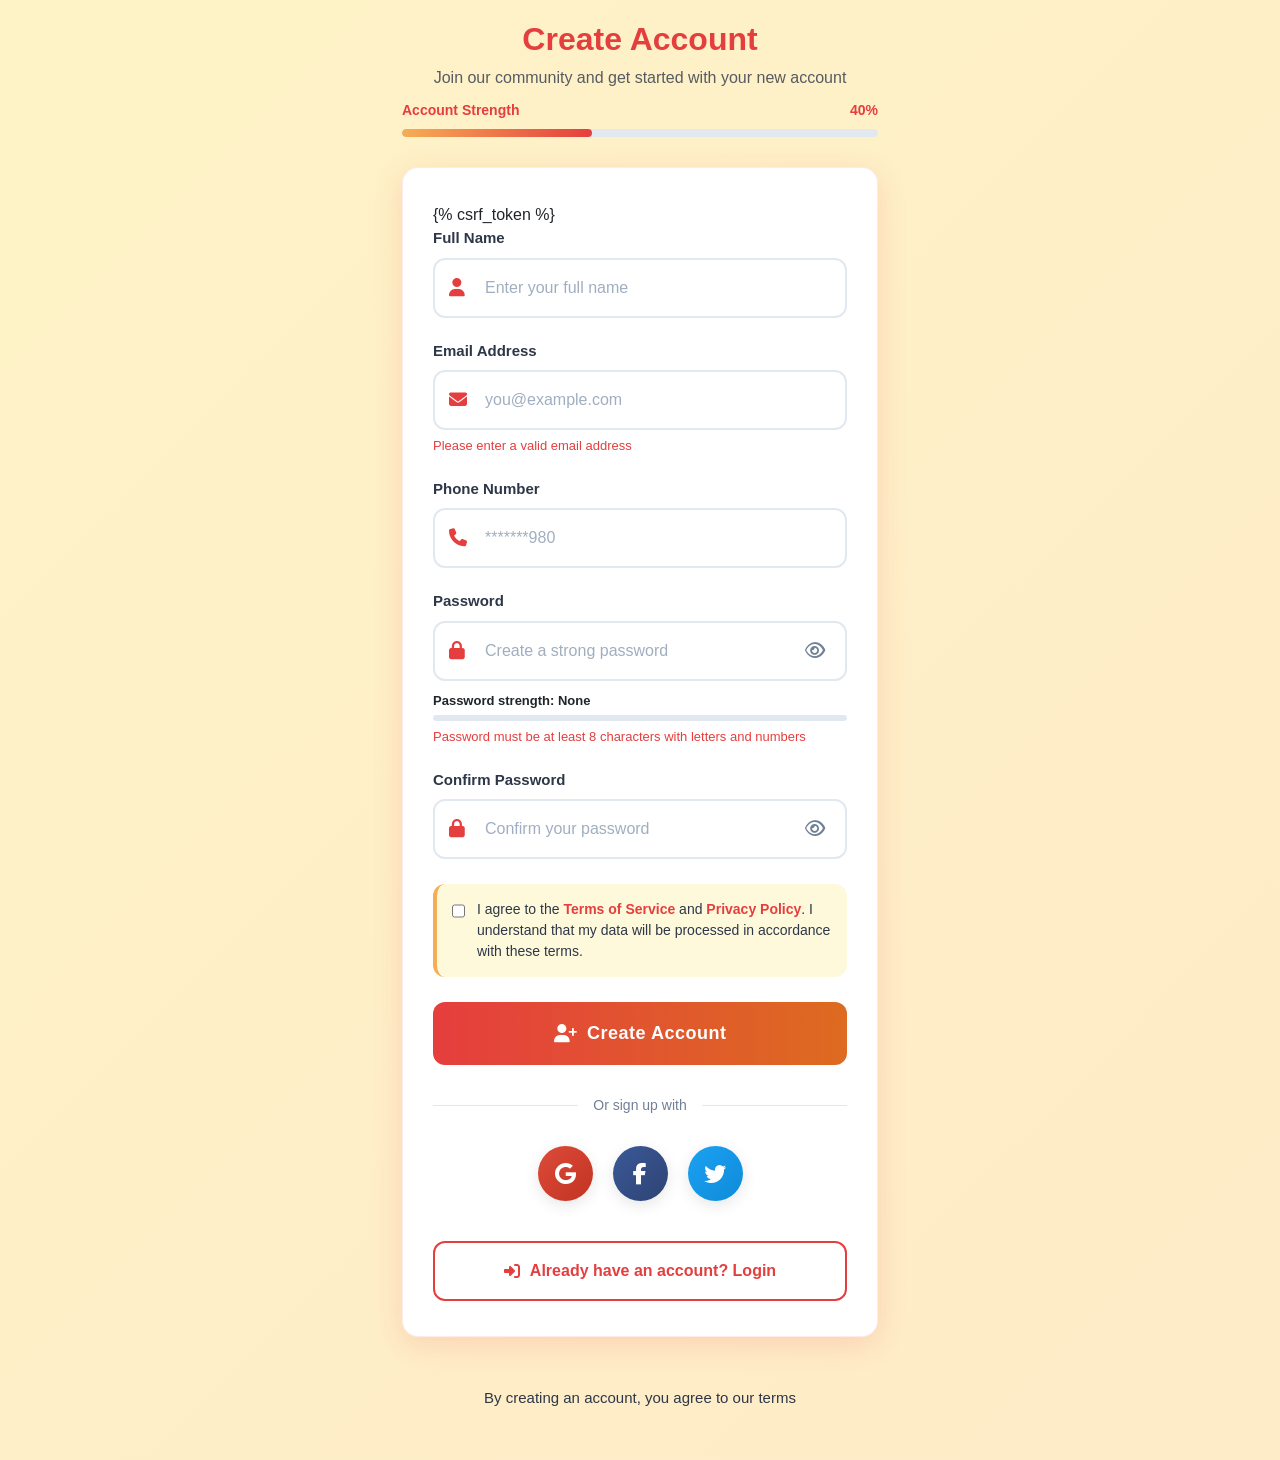
<file: template/AccessPage/registration.html>
<!DOCTYPE html>
<html lang="en">
<head>
    <meta charset="UTF-8">
    <meta name="viewport" content="width=device-width, initial-scale=1.0, maximum-scale=1.0, user-scalable=no">
    <title>Create Account - Registration</title>
    <!-- Bootstrap 5 CSS -->
    <link href="https://cdn.jsdelivr.net/npm/bootstrap@5.3.0-alpha1/dist/css/bootstrap.min.css" rel="stylesheet">
    <!-- Font Awesome for icons -->
    <link rel="stylesheet" href="https://cdnjs.cloudflare.com/ajax/libs/font-awesome/6.4.0/css/all.min.css">
    <style>
        /* Temple Color Palette */
        :root {
            --temple-red: #E53E3E;
            --temple-dark-red: #C53030;
            --temple-saffron: #F6AD55;
            --temple-gold: #D69E2E;
            --temple-orange: #DD6B20;
            --temple-cream: #FEF3C7;
            --temple-light: #FFF9DB;
            --temple-dark: #2D3748;
            --temple-success: #38A169;
            --temple-border-radius: 16px;
            --temple-shadow: 0 8px 30px rgba(229, 62, 62, 0.15);
        }
        
        * {
            -webkit-tap-highlight-color: transparent;
            box-sizing: border-box;
        }
        
        body {
            font-family: -apple-system, BlinkMacSystemFont, 'Segoe UI', Roboto, Oxygen, Ubuntu, sans-serif;
            background: linear-gradient(135deg, var(--temple-cream) 0%, #FEEBC8 100%);
            min-height: 100vh;
            margin: 0;
            padding: 20px;
            display: flex;
            flex-direction: column;
            justify-content: center;
            color: var(--temple-dark);
            touch-action: manipulation;
        }
        
        .alink{
            text-decoration: none !important;;
            color: inherit;
        }
        .container {
            max-width: 500px;
            width: 100%;
            margin: 0 auto;
        }
        
        /* Header */
        .header {
            text-align: center;
            margin-bottom: 10px;
        }
        
        .logo {
            width: 80px;
            height: 80px;
            background: linear-gradient(135deg, var(--temple-red), var(--temple-orange));
            color: white;
            border-radius: 50%;
            display: flex;
            align-items: center;
            justify-content: center;
            margin: 0 auto 20px;
            font-size: 36px;
            box-shadow: 0 8px 25px rgba(229, 62, 62, 0.3);
        }
        
        .header h1 {
            color: var(--temple-red);
            font-weight: 800;
            font-size: 32px;
            margin-bottom: 8px;
        }
        
        .header p {
            color: var(--temple-dark);
            opacity: 0.8;
            font-size: 16px;
            max-width: 500px;
            margin: 0 auto;
            line-height: 1.5;
        }
        
        /* Card */
        .card {
            background: white;
            border-radius: var(--temple-border-radius);
            padding: 35px 30px;
            margin-bottom: 25px;
            box-shadow: var(--temple-shadow);
            border: 1px solid rgba(229, 62, 62, 0.1);
        }
        
        /* Form Styles */
        .form-group {
            margin-bottom: 22px;
            position: relative;
        }
        
        .form-label {
            display: block;
            font-weight: 600;
            margin-bottom: 8px;
            color: var(--temple-dark);
            font-size: 15px;
        }
        
        .input-container {
            position: relative;
        }
        
        .input-icon {
            position: absolute;
            left: 16px;
            top: 50%;
            transform: translateY(-50%);
            color: var(--temple-red);
            font-size: 18px;
            z-index: 2;
        }
        
        .form-input {
            width: 100%;
            padding: 16px 16px 16px 50px;
            border: 2px solid #E2E8F0;
            border-radius: 12px;
            font-size: 16px;
            transition: all 0.3s;
            background-color: white;
            color: var(--temple-dark);
        }
        
        .form-input:focus {
            outline: none;
            border-color: var(--temple-red);
            box-shadow: 0 0 0 4px rgba(229, 62, 62, 0.1);
        }
        
        .form-input::placeholder {
            color: #A0AEC0;
        }
        
        /* Password Toggle */
        .password-toggle {
            position: absolute;
            right: 16px;
            top: 50%;
            transform: translateY(-50%);
            background: none;
            border: none;
            color: #718096;
            font-size: 18px;
            cursor: pointer;
            z-index: 2;
        }
        
        .password-toggle:hover {
            color: var(--temple-red);
        }
        
        /* Checkbox */
        .checkbox-group {
            display: flex;
            align-items: flex-start;
            margin: 25px 0;
            padding: 15px;
            background-color: #FFF9DB;
            border-radius: 12px;
            border-left: 4px solid var(--temple-saffron);
        }
        
        .checkbox-input {
            margin-top: 3px;
            margin-right: 12px;
            accent-color: var(--temple-red);
            width: 18px;
            height: 18px;
            cursor: pointer;
        }
        
        .checkbox-label {
            font-size: 14px;
            color: var(--temple-dark);
            line-height: 1.5;
        }
        
        .checkbox-label a {
            color: var(--temple-red);
            font-weight: 600;
            text-decoration: none;
        }
        
        .checkbox-label a:hover {
            text-decoration: underline;
        }
        
        /* Buttons */
        .btn-primary {
            background: linear-gradient(to right, var(--temple-red), var(--temple-orange));
            color: white;
            border: none;
            border-radius: 12px;
            padding: 18px;
            font-size: 18px;
            font-weight: 700;
            width: 100%;
            margin-top: 10px;
            transition: all 0.3s;
            display: flex;
            align-items: center;
            justify-content: center;
            gap: 10px;
            cursor: pointer;
            letter-spacing: 0.5px;
        }
        
        .btn-primary:hover {
            background: linear-gradient(to right, var(--temple-dark-red), var(--temple-red));
            transform: translateY(-2px);
            box-shadow: 0 8px 20px rgba(229, 62, 62, 0.4);
        }
        
        .btn-secondary {
            background: white;
            color: var(--temple-red);
            border: 2px solid var(--temple-red);
            border-radius: 12px;
            padding: 16px;
            font-size: 16px;
            font-weight: 600;
            width: 100%;
            margin-top: 15px;
            transition: all 0.3s;
            display: flex;
            align-items: center;
            justify-content: center;
            gap: 10px;
            cursor: pointer;
        }
        
        .btn-secondary:hover {
            background-color: #FEF2F2;
            transform: translateY(-2px);
        }
        
        /* Divider */
        .divider {
            display: flex;
            align-items: center;
            text-align: center;
            margin: 30px 0;
            color: #718096;
        }
        
        .divider::before,
        .divider::after {
            content: '';
            flex: 1;
            border-bottom: 1px solid #E2E8F0;
        }
        
        .divider span {
            padding: 0 15px;
            font-size: 14px;
            font-weight: 500;
        }
        
        /* Social Login */
        .social-login {
            display: flex;
            justify-content: center;
            gap: 20px;
            margin-bottom: 25px;
        }
        
        .social-btn {
            width: 55px;
            height: 55px;
            border-radius: 50%;
            display: flex;
            align-items: center;
            justify-content: center;
            color: white;
            font-size: 22px;
            transition: all 0.3s;
            border: none;
            cursor: pointer;
            box-shadow: 0 4px 15px rgba(0, 0, 0, 0.1);
        }
        
        .social-btn:hover {
            transform: translateY(-3px);
            box-shadow: 0 8px 20px rgba(0, 0, 0, 0.15);
        }
        
        .google {
            background: linear-gradient(135deg, #DD4B39, #C23321);
        }
        
        .facebook {
            background: linear-gradient(135deg, #3B5998, #2D4373);
        }
        
        .twitter {
            background: linear-gradient(135deg, #1DA1F2, #0D8BD9);
        }
        
        /* Footer */
        .footer {
            text-align: center;
            padding: 25px 0;
        }
        
        .footer p {
            color: var(--temple-dark);
            font-size: 15px;
            margin-bottom: 5px;
        }
        
        .footer a {
            color: var(--temple-red);
            font-weight: 700;
            text-decoration: none;
            font-size: 16px;
        }
        
        .footer a:hover {
            text-decoration: underline;
        }
        
        /* Error Messages */
        .error-message {
            color: var(--temple-red);
            font-size: 13px;
            margin-top: 6px;
            display: none;
            font-weight: 500;
        }
        
        .error-message.show {
            display: block;
        }
        
        /* Success Message */
        .success-message {
            background-color: #C6F6D5;
            color: #22543D;
            padding: 15px;
            border-radius: 12px;
            margin-bottom: 20px;
            text-align: center;
            display: none;
            border-left: 4px solid var(--temple-success);
        }
        
        .success-message.show {
            display: block;
        }
        
        /* Progress Bar */
        .progress-container {
            margin-bottom: 30px;
        }
        
        .progress-label {
            display: flex;
            justify-content: space-between;
            margin-bottom: 8px;
            font-size: 14px;
            font-weight: 600;
        }
        
        .progress-label span {
            color: var(--temple-red);
        }
        
        .progress-bar {
            height: 8px;
            background-color: #E2E8F0;
            border-radius: 4px;
            overflow: hidden;
        }
        
        .progress-fill {
            height: 100%;
            background: linear-gradient(to right, var(--temple-saffron), var(--temple-red));
            width: 0%;
            border-radius: 4px;
            transition: width 0.5s ease;
        }
        
        /* Mobile Responsive */
        @media (max-width: 480px) {
            .container {
                padding: 0 10px;
            }
            
            .card {
                padding: 25px 20px;
            }
            
            .header h1 {
                font-size: 28px;
            }
            
            .logo {
                width: 70px;
                height: 70px;
                font-size: 32px;
            }
            
            .form-input {
                padding: 14px 14px 14px 46px;
                font-size: 16px;
            }
            
            .btn-primary {
                padding: 16px;
                font-size: 17px;
            }
            
            .social-btn {
                width: 50px;
                height: 50px;
                font-size: 20px;
            }
        }
        
        /* Animations */
        @keyframes fadeIn {
            from { opacity: 0; transform: translateY(10px); }
            to { opacity: 1; transform: translateY(0); }
        }
        
        .fade-in {
            animation: fadeIn 0.5s ease-out;
        }
        
        @keyframes shake {
            0%, 100% { transform: translateX(0); }
            10%, 30%, 50%, 70%, 90% { transform: translateX(-5px); }
            20%, 40%, 60%, 80% { transform: translateX(5px); }
        }
        
        .shake {
            animation: shake 0.5s ease-in-out;
        }
        
        /* Password Strength */
        .password-strength {
            margin-top: 10px;
        }
        
        .strength-text {
            font-size: 13px;
            font-weight: 600;
            margin-bottom: 5px;
        }
        
        .strength-bar {
            height: 6px;
            background-color: #E2E8F0;
            border-radius: 3px;
            overflow: hidden;
        }
        
        .strength-fill {
            height: 100%;
            width: 0%;
            border-radius: 3px;
            transition: width 0.3s, background-color 0.3s;
        }
        
        .strength-weak {
            background-color: #FC8181;
            width: 25%;
        }
        
        .strength-fair {
            background-color: var(--temple-saffron);
            width: 50%;
        }
        
        .strength-good {
            background-color: #68D391;
            width: 75%;
        }
        
        .strength-strong {
            background-color: var(--temple-success);
            width: 100%;
        }
        
        /* Hide elements */
        .hidden {
            display: none !important;
        }
    </style>
</head>
<body>
    <div class="container fade-in">
        
        <!-- Header -->
        <div class="header">
            <h1>Create Account</h1>
            <p>Join our community and get started with your new account</p>
        </div>
        
        <!-- Progress Bar -->
        <div class="progress-container">
            <div class="progress-label">
                <span>Account Strength</span>
                <span id="progressPercent">0%</span>
            </div>
            <div class="progress-bar">
                <div class="progress-fill" id="progressFill"></div>
            </div>
        </div>
        
        <!-- Registration Form -->
        <div class="card">
            <form method="post" >
                {% csrf_token %}
                <!-- Full Name -->
                <div class="form-group">
                    <label class="form-label">Full Name</label>
                    <div class="input-container">
                        <i class="fas fa-user input-icon"></i>
                        <input type="text" class="form-input" id="fullName" name="fullName" 
                               placeholder="Enter your full name" required>
                    </div>
                    <div class="error-message" id="nameError">
                        Please enter your full name (minimum 3 characters)
                    </div>
                </div>
                
                <!-- Email -->
                <div class="form-group">
                    <label class="form-label">Email Address</label>
                    <div class="input-container">
                        <i class="fas fa-envelope input-icon"></i>
                        <input type="email" class="form-input" id="email" name="email"
                               placeholder="you@example.com" required>
                    </div>
                    <div class="error-message" id="emailError">
                        Please enter a valid email address
                    </div>
                </div>
                
                <!-- Phone Number -->
                <div class="form-group">
                    <label class="form-label">Phone Number</label>
                    <div class="input-container">
                        <i class="fas fa-phone input-icon"></i>
                        <input type="tel" class="form-input" id="phone" name="phone"
                               placeholder="*******980" inputmode="numeric" maxlength="10">
                    </div>
                    <div class="error-message" id="phoneError">
                        Please enter a valid 10-digit phone number
                    </div>
                </div>
                
                <!-- Password -->
                <div class="form-group">
                    <label class="form-label">Password</label>
                    <div class="input-container">
                        <i class="fas fa-lock input-icon"></i>
                        <input type="password" class="form-input" id="password" name="password"
                               placeholder="Create a strong password" required>
                        <button type="button" class="password-toggle" id="togglePassword">
                            <i class="far fa-eye"></i>
                        </button>
                    </div>
                    
                    <!-- Password Strength Indicator -->
                    <div class="password-strength">
                        <div class="strength-text" id="strengthText">Password strength: None</div>
                        <div class="strength-bar">
                            <div class="strength-fill" id="strengthFill"></div>
                        </div>
                    </div>
                    
                    <div class="error-message" id="passwordError">
                        Password must be at least 8 characters with letters and numbers
                    </div>
                </div>
                
                <!-- Confirm Password -->
                <div class="form-group">
                    <label class="form-label">Confirm Password</label>
                    <div class="input-container">
                        <i class="fas fa-lock input-icon"></i>
                        <input type="password" class="form-input" id="confirmPassword" name="confirmPassword" 
                               placeholder="Confirm your password" required>
                        <button type="button" class="password-toggle" id="toggleConfirmPassword">
                            <i class="far fa-eye"></i>
                        </button>
                    </div>
                    <div class="error-message" id="confirmError">
                        Passwords do not match
                    </div>
                </div>
                
                <!-- Success Message -->
                <div class="success-message" id="successMessage">
                    <i class="fas fa-check-circle me-2"></i>
                    <span id="successText">Registration successful! Redirecting to login...</span>
                </div>

                <!-- Terms & Conditions -->
                <div class="checkbox-group">
                    <input type="checkbox" class="checkbox-input" id="terms" name="terms" required>
                    <label class="checkbox-label" for="terms">
                        I agree to the <a class="alink" href="#">Terms of Service</a> and <a class="alink" href="#">Privacy Policy</a>. 
                        I understand that my data will be processed in accordance with these terms.
                    </label>
                </div>
                
                <!-- Submit Button -->
                <button type="submit" class="btn-primary" id="btn-submit">
                    <i class="fas fa-user-plus"></i> Create Account
                </button>
            </form>
            
            <!-- Divider -->
            <div class="divider">
                <span>Or sign up with</span>
            </div>
            
            <!-- Social Login -->
            <div class="social-login">
                <button type="button" class="social-btn google">
                    <i class="fab fa-google"></i>
                </button>
                <button type="button" class="social-btn facebook">
                    <i class="fab fa-facebook-f"></i>
                </button>
                <button type="button" class="social-btn twitter">
                    <i class="fab fa-twitter"></i>
                </button>
            </div>
            
            <!-- Already have account -->
             <a class="alink" href="/">
                <div>
                    <button type="button" class="btn-secondary" id="loginBtn">
                        <i class="fas fa-sign-in-alt"></i> Already have an account? Login
                    </button>
                </div>
            </a>
        </div>
        
        <!-- Footer -->
        <div class="footer">
            <p>By creating an account, you agree to our terms</p>
        </div>
    </div>


    <!-- Bootstrap JS Bundle -->
    <script src="https://cdn.jsdelivr.net/npm/bootstrap@5.3.0-alpha1/dist/js/bootstrap.bundle.min.js"></script>
    
    <script>
        
        // DOM Elements
        const successMessage = document.getElementById('successMessage');
        const successText = document.getElementById('successText');
        
        const fullName = document.getElementById('fullName');
        const email = document.getElementById('email');
        const phone = document.getElementById('phone');
        const password = document.getElementById('password');
        const confirmPassword = document.getElementById('confirmPassword');
        const terms = document.getElementById('terms');
        
        const nameError = document.getElementById('nameError');
        const emailError = document.getElementById('emailError');
        const phoneError = document.getElementById('phoneError');
        const passwordError = document.getElementById('passwordError');
        const confirmError = document.getElementById('confirmError');
        
        const togglePassword = document.getElementById('togglePassword');
        const toggleConfirmPassword = document.getElementById('toggleConfirmPassword');
        const loginBtn = document.getElementById('loginBtn');
        
        const progressFill = document.getElementById('progressFill');
        const progressPercent = document.getElementById('progressPercent');
        const strengthFill = document.getElementById('strengthFill');
        const strengthText = document.getElementById('strengthText');
        
        let passwordVisible = false;
        let confirmPasswordVisible = false;

        // Format phone number as user types
        phone.addEventListener('input', function() {
            let value = this.value.replace(/\D/g, '');
            
            if (value.length > 10) {
                value = value.substring(0, 10);
            }
                        
            // Clear error when typing
            phoneError.classList.remove('show');
            updateProgressBar();
        });
        
        // Toggle password visibility
        togglePassword.addEventListener('click', function() {
            passwordVisible = !passwordVisible;
            password.type = passwordVisible ? 'text' : 'password';
            this.innerHTML = passwordVisible ? 
                '<i class="far fa-eye-slash"></i>' : 
                '<i class="far fa-eye"></i>';
        });
        
        // Toggle confirm password visibility
        toggleConfirmPassword.addEventListener('click', function() {
            confirmPasswordVisible = !confirmPasswordVisible;
            confirmPassword.type = confirmPasswordVisible ? 'text' : 'password';
            this.innerHTML = confirmPasswordVisible ? 
                '<i class="far fa-eye-slash"></i>' : 
                '<i class="far fa-eye"></i>';
        });
        
        // Validate name
        function validateName() {
            const name = fullName.value.trim();
            if (name.length < 3) {
                nameError.classList.add('show');
                return false;
            }
            nameError.classList.remove('show');
            return true;
        }
        
        // Validate email
        function validateEmail() {
            const emailValue = email.value.trim();
            const emailRegex = /^[^\s@]+@[^\s@]+\.[^\s@]+$/;
            
            if (!emailRegex.test(emailValue)) {
                emailError.classList.add('show');
                return false;
            }
            emailError.classList.remove('show');
            return true;
        }
        
        // Validate phone
        function validatePhone() {
            const phoneValue = phone.value.replace(/\D/g, '');
            
            if (phoneValue && phoneValue.length !== 10) {
                phoneError.classList.add('show');
                return false;
            }
            phoneError.classList.remove('show');
            return true;
        }
        
        // Check password strength
        function checkPasswordStrength(passwordValue) {
            let strength = 0;
            let text = 'None';
            let className = '';
            
            if (passwordValue.length >= 8) strength++;
            if (/[a-z]/.test(passwordValue)) strength++;
            if (/[A-Z]/.test(passwordValue)) strength++;
            if (/[0-9]/.test(passwordValue)) strength++;
            if (/[^A-Za-z0-9]/.test(passwordValue)) strength++;
            
            if (strength <= 1) {
                text = 'Weak';
                className = 'strength-weak';
            } else if (strength <= 3) {
                text = 'Fair';
                className = 'strength-fair';
            } else if (strength <= 4) {
                text = 'Good';
                className = 'strength-good';
            } else {
                text = 'Strong';
                className = 'strength-strong';
            }
            
            return { text, className };
        }
        
        // Validate password
        function validatePassword() {
            const passwordValue = password.value;
            
            if (passwordValue.length < 8 || !/\d/.test(passwordValue) || !/[a-zA-Z]/.test(passwordValue)) {
                passwordError.classList.add('show');
                return false;
            }
            passwordError.classList.remove('show');
            return true;
        }
        
        // Validate confirm password
        function validateConfirmPassword() {
            if (password.value !== confirmPassword.value) {
                confirmError.classList.add('show');
                return false;
            }
            confirmError.classList.remove('show');
            return true;
        }
        
        // Update progress bar based on form completion
        function updateProgressBar() {
            let progress = 0;
            
            // Check each field
            if (fullName.value.trim().length >= 3) progress += 20;
            if (validateEmail()) progress += 20;
            if (validatePhone()) progress += 20;
            if (validatePassword()) progress += 20;
            if (validateConfirmPassword()) progress += 20;
            
            // Update progress bar
            progressFill.style.width = `${progress}%`;
            progressPercent.textContent = `${progress}%`;
        }
        
        // Update password strength indicator
        password.addEventListener('input', function() {
            const passwordValue = this.value;
            
            // Update strength indicator
            if (passwordValue.length > 0) {
                const { text, className } = checkPasswordStrength(passwordValue);
                strengthText.textContent = `Password strength: ${text}`;
                strengthFill.className = 'strength-fill ' + className;
            } else {
                strengthText.textContent = 'Password strength: None';
                strengthFill.className = 'strength-fill';
                strengthFill.style.width = '0';
            }
            
            // Validate password
            validatePassword();
            
            // Validate confirm password if it has value
            if (confirmPassword.value) {
                validateConfirmPassword();
            }
            
            // Update progress bar
            updateProgressBar();
        });
        
        // Real-time validation for other fields
        fullName.addEventListener('input', function() {
            validateName();
            updateProgressBar();
        });
        
        email.addEventListener('input', function() {
            validateEmail();
            updateProgressBar();
        });
        
        confirmPassword.addEventListener('input', function() {
            validateConfirmPassword();
            updateProgressBar();
        });
        
        
        // Social login buttons
        document.querySelectorAll('.social-btn').forEach(btn => {
            btn.addEventListener('click', function() {
                const platform = this.classList.contains('google') ? 'Google' :
                                this.classList.contains('facebook') ? 'Facebook' : 'Twitter';
                
                alert(`In a real application, this would redirect to ${platform} OAuth login`);
            });
        });
        
        // Login button
        loginBtn.addEventListener('click', function() {
            window.location.href = '/';
        });
        
        // Initialize
        updateProgressBar();


        document.getElementById('reg-form').addEventListener('submit', function(e) {
            e.preventDefault();
            
            successMessage.style.display = "block";
            setTimeout(() => {
                window.location.href = '/';
            }, 2000);
        });
    </script>
</body>
</html>
</file>
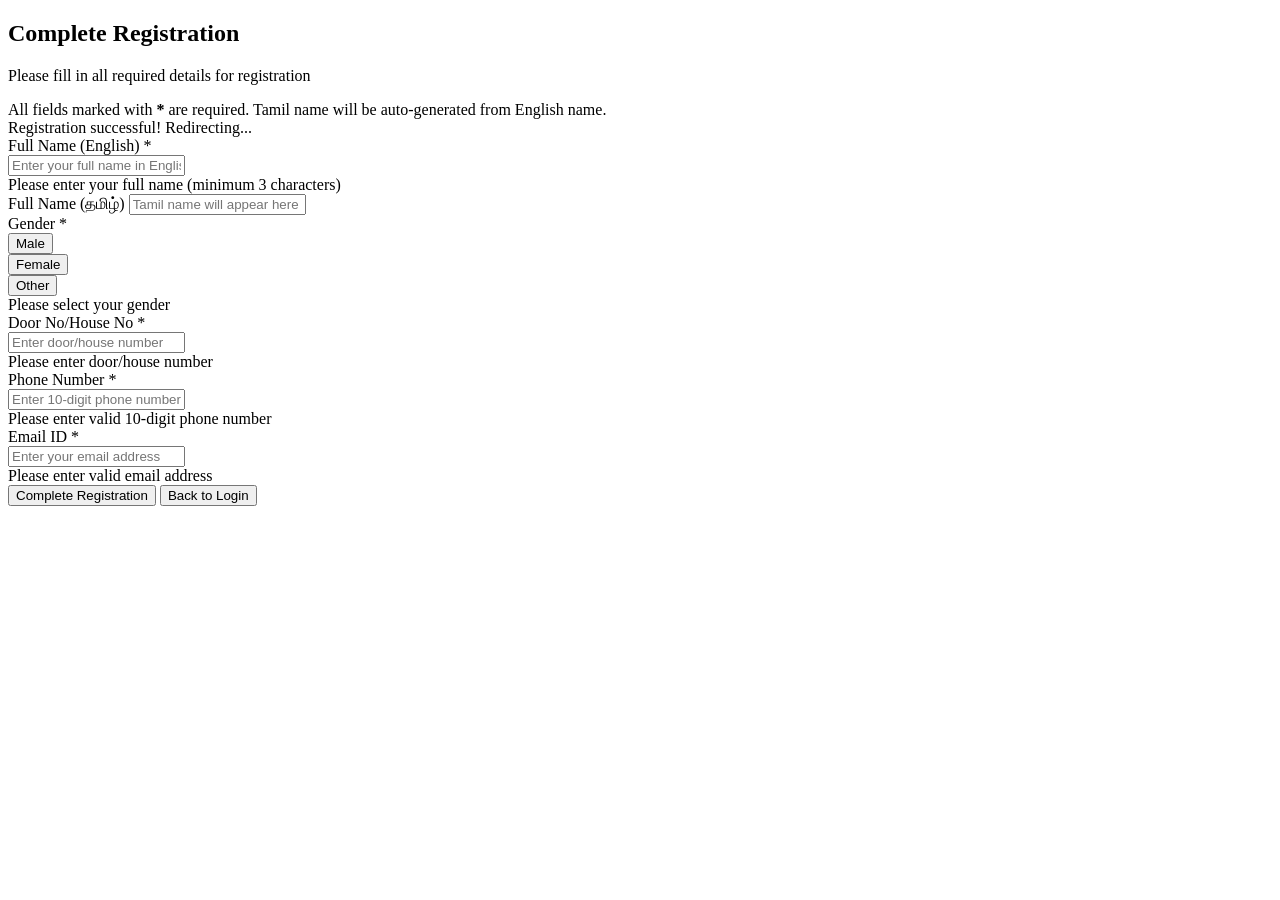
<file: template/AccessPage/userentry.html>
<!DOCTYPE html>
<html lang="en">
<head>
</head>
<body>
    <div class="register-container">
        <div class="register-card">
            <div class="warning-stripes"></div>
            
            <div class="register-header">
                <h2><i class="fas fa-user-plus"></i> Complete Registration</h2>
                <p>Please fill in all required details for registration</p>
            </div>
            
            <div class="register-body">
                <div class="warning-alert">
                    <i class="fas fa-exclamation-circle"></i>
                    <div>All fields marked with <span style="color: var(--warning-red); font-weight: bold;">*</span> are required. Tamil name will be auto-generated from English name.</div>
                </div>
                
                <!-- Success Message -->
                <div class="success-message" id="successMessage">
                    <i class="fas fa-check-circle me-2"></i>
                    <span id="successText">Registration successful! Redirecting...</span>
                </div>
                
                <form id="registrationForm">
                    <!-- Full Name (English) -->
                    <div class="form-group">
                        <label for="fullName" class="form-label">
                            <i class="fas fa-user"></i>Full Name (English) <span class="required">*</span>
                        </label>
                        <div class="input-container">
                            <i class="fas fa-user input-icon"></i>
                            <input type="text" class="form-input" id="fullName" 
                                   placeholder="Enter your full name in English" required>
                        </div>
                        <div class="error-message" id="nameError">
                            Please enter your full name (minimum 3 characters)
                        </div>
                        
                        <!-- Tamil Name (Auto-generated) -->
                        <div class="tamil-name-container" id="tamilNameContainer">
                            <label for="tamilName" class="form-label">
                                <i class="fas fa-language"></i>Full Name (தமிழ்)
                            </label>
                            <input type="text" class="form-input tamil-name-input" id="tamilName" 
                                   placeholder="Tamil name will appear here" readonly>
                        </div>
                    </div>
                    
                    <!-- Gender -->
                    <div class="form-group">
                        <label class="form-label">
                            <i class="fas fa-venus-mars"></i>Gender <span class="required">*</span>
                        </label>
                        <div class="gender-selection">
                            <div class="gender-option">
                                <button type="button" class="gender-btn active" data-gender="male">
                                    <i class="fas fa-male"></i>
                                    <span>Male</span>
                                </button>
                            </div>
                            <div class="gender-option">
                                <button type="button" class="gender-btn" data-gender="female">
                                    <i class="fas fa-female"></i>
                                    <span>Female</span>
                                </button>
                            </div>
                            <div class="gender-option">
                                <button type="button" class="gender-btn" data-gender="other">
                                    <i class="fas fa-user"></i>
                                    <span>Other</span>
                                </button>
                            </div>
                        </div>
                        <input type="hidden" id="gender" value="male">
                        <div class="error-message" id="genderError">
                            Please select your gender
                        </div>
                    </div>
                    
                    <!-- Door No and Phone -->
                    <div class="form-row">
                        <div class="form-group">
                            <label for="doorNo" class="form-label">
                                <i class="fas fa-home"></i>Door No/House No <span class="required">*</span>
                            </label>
                            <div class="input-container">
                                <i class="fas fa-home input-icon"></i>
                                <input type="text" class="form-input" id="doorNo" 
                                       placeholder="Enter door/house number" required>
                            </div>
                            <div class="error-message" id="doorNoError">
                                Please enter door/house number
                            </div>
                        </div>
                        
                        <div class="form-group">
                            <label for="phone" class="form-label">
                                <i class="fas fa-phone"></i>Phone Number <span class="required">*</span>
                            </label>
                            <div class="input-container">
                                <i class="fas fa-phone input-icon"></i>
                                <input type="tel" class="form-input" id="phone" 
                                       placeholder="Enter 10-digit phone number" 
                                       inputmode="numeric" maxlength="10" required>
                            </div>
                            <div class="error-message" id="phoneError">
                                Please enter valid 10-digit phone number
                            </div>
                        </div>
                    </div>
                    
                    <!-- Email -->
                    <div class="form-group">
                        <label for="email" class="form-label">
                            <i class="fas fa-envelope"></i>Email ID <span class="required">*</span>
                        </label>
                        <div class="input-container">
                            <i class="fas fa-envelope input-icon"></i>
                            <input type="email" class="form-input" id="email" 
                                   placeholder="Enter your email address" required>
                        </div>
                        <div class="error-message" id="emailError">
                            Please enter valid email address
                        </div>
                    </div>
                    
                    
                    <!-- Submit Button -->
                    <button type="submit" class="btn-register" id="registerButton">
                        <i class="fas fa-user-plus"></i> Complete Registration
                    </button>
                    
                    <!-- Back Button -->
                    <button type="button" class="btn-back" id="backButton">
                        <i class="fas fa-arrow-left"></i> Back to Login
                    </button>
                </form>
            </div>
        </div>
    </div>

    <!-- Bootstrap JS Bundle -->
    <script src="https://cdn.jsdelivr.net/npm/bootstrap@5.3.0-alpha1/dist/js/bootstrap.bundle.min.js"></script>
    
    <script>
        // DOM Elements
        const registrationForm = document.getElementById('registrationForm');
        const successMessage = document.getElementById('successMessage');
        const successText = document.getElementById('successText');
        
        // Form fields
        const fullName = document.getElementById('fullName');
        const tamilName = document.getElementById('tamilName');
        const tamilNameContainer = document.getElementById('tamilNameContainer');
        const genderInput = document.getElementById('gender');
        const doorNo = document.getElementById('doorNo');
        const phone = document.getElementById('phone');
        const email = document.getElementById('email');
        const password = document.getElementById('password');
        const confirmPassword = document.getElementById('confirmPassword');
        const terms = document.getElementById('terms');
        
        // Error elements
        const nameError = document.getElementById('nameError');
        const genderError = document.getElementById('genderError');
        const doorNoError = document.getElementById('doorNoError');
        const phoneError = document.getElementById('phoneError');
        const emailError = document.getElementById('emailError');
        const passwordError = document.getElementById('passwordError');
        const confirmPasswordError = document.getElementById('confirmPasswordError');
        const termsError = document.getElementById('termsError');
        
        // Gender buttons
        const genderButtons = document.querySelectorAll('.gender-btn');
        
        // English to Tamil name mapping
        const nameTranslations = {
            // Common Tamil names
            "arun": "அருண்",
            "bala": "பாலா",
            "chandran": "சந்திரன்",
            "dinesh": "தினேஷ்",
            "eswaran": "ஈஸ்வரன்",
            "ganesh": "கணேஷ்",
            "hari": "ஹரி",
            "indira": "இந்திரா",
            "jay": "ஜெய்",
            "kannan": "கண்ணன்",
            "lakshmi": "லட்சுமி",
            "mohan": "மோகன்",
            "nandhini": "நந்தினி",
            "poovendhan": "பூவேந்தன்",
            "raman": "ரமண்",
            "suresh": "சுரேஷ்",
            "thangam": "தங்கம்",
            "udaya": "உதய",
            "venkat": "வெங்கட்",
            "yuvaraj": "யுவராஜ்",
            "zakir": "சாகிர்",
            
            // Common prefixes/suffixes
            "kumar": "குமார்",
            "singh": "சிங்",
            "reddy": "ரெட்டி",
            "naidu": "நாயுடு",
            "devi": "தேவி",
            "bai": "பாய்"
        };
        
        // Convert English name to Tamil
        function convertToTamil(englishName) {
            const name = englishName.toLowerCase().trim();
            
            if (name.length < 2) return "";
            
            // Split name into words
            const words = name.split(' ');
            let tamilName = "";
            
            // Translate each word if possible
            words.forEach(word => {
                if (nameTranslations[word]) {
                    tamilName += nameTranslations[word] + " ";
                } else {
                    // Keep original if no translation found
                    tamilName += word + " ";
                }
            });
            
            return tamilName.trim();
        }
        
        // Update Tamil name when English name is entered
        fullName.addEventListener('input', function() {
            const englishName = this.value.trim();
            
            if (englishName.length >= 2) {
                // Show Tamil name container
                tamilNameContainer.classList.add('show');
                
                // Convert to Tamil
                const tamilNameValue = convertToTamil(englishName);
                tamilName.value = tamilNameValue;
                
                // Clear name error
                nameError.classList.remove('show');
            } else {
                // Hide Tamil name container
                tamilNameContainer.classList.remove('show');
                tamilName.value = "";
            }
        });
        
        // Gender selection
        genderButtons.forEach(button => {
            button.addEventListener('click', function() {
                // Remove active class from all buttons
                genderButtons.forEach(btn => {
                    btn.classList.remove('active');
                });
                
                // Add active class to clicked button
                this.classList.add('active');
                
                // Update hidden input
                const gender = this.getAttribute('data-gender');
                genderInput.value = gender;
                
                // Clear gender error
                genderError.classList.remove('show');
            });
        });
        
        // Phone number validation
        phone.addEventListener('input', function() {
            // Allow only numbers
            this.value = this.value.replace(/\D/g, '');
            
            // Limit to 10 digits
            if (this.value.length > 10) {
                this.value = this.value.substring(0, 10);
            }
            
            // Clear phone error
            phoneError.classList.remove('show');
        });
        
        // Real-time validation functions
        function validateFullName() {
            const name = fullName.value.trim();
            if (name.length < 3) {
                nameError.classList.add('show');
                return false;
            }
            nameError.classList.remove('show');
            return true;
        }
        
        function validateDoorNo() {
            const doorNoValue = doorNo.value.trim();
            if (!doorNoValue) {
                doorNoError.classList.add('show');
                return false;
            }
            doorNoError.classList.remove('show');
            return true;
        }
        
        function validatePhone() {
            const phoneValue = phone.value.trim();
            const phoneRegex = /^[6-9]\d{9}$/;
            
            if (!phoneRegex.test(phoneValue)) {
                phoneError.classList.add('show');
                return false;
            }
            phoneError.classList.remove('show');
            return true;
        }
        
        function validateEmail() {
            const emailValue = email.value.trim();
            const emailRegex = /^[^\s@]+@[^\s@]+\.[^\s@]+$/;
            
            if (!emailRegex.test(emailValue)) {
                emailError.classList.add('show');
                return false;
            }
            emailError.classList.remove('show');
            return true;
        }
        
        function validatePassword() {
            const passwordValue = password.value;
            if (passwordValue.length < 6) {
                passwordError.classList.add('show');
                return false;
            }
            passwordError.classList.remove('show');
            return true;
        }
        
        function validateConfirmPassword() {
            if (password.value !== confirmPassword.value) {
                confirmPasswordError.classList.add('show');
                return false;
            }
            confirmPasswordError.classList.remove('show');
            return true;
        }
        
        function validateTerms() {
            if (!terms.checked) {
                termsError.classList.add('show');
                return false;
            }
            termsError.classList.remove('show');
            return true;
        }
        
        // Real-time validation
        fullName.addEventListener('blur', validateFullName);
        doorNo.addEventListener('blur', validateDoorNo);
        phone.addEventListener('blur', validatePhone);
        email.addEventListener('blur', validateEmail);
        password.addEventListener('blur', validatePassword);
        confirmPassword.addEventListener('blur', validateConfirmPassword);
        password.addEventListener('input', function() {
            validatePassword();
            if (confirmPassword.value) {
                validateConfirmPassword();
            }
        });
        confirmPassword.addEventListener('input', validateConfirmPassword);
        
        // Form submission
        registrationForm.addEventListener('submit', function(e) {
            e.preventDefault();
            
            // Validate all fields
            const isNameValid = validateFullName();
            const isDoorNoValid = validateDoorNo();
            const isPhoneValid = validatePhone();
            const isEmailValid = validateEmail();
            
            // Check if all validations passed
            if (!isNameValid || !isDoorNoValid || !isPhoneValid || 
                !isEmailValid) {
                
                // Add shake animation to form
                registrationForm.classList.add('shake');
                setTimeout(() => {
                    registrationForm.classList.remove('shake');
                }, 500);
                
                return;
            }
            
            // Show loading state
            const registerButton = document.getElementById('registerButton');
            const originalText = registerButton.innerHTML;
            registerButton.innerHTML = '<i class="fas fa-spinner fa-spin"></i> Registering...';
            registerButton.disabled = true;
            
            // Simulate API call
            setTimeout(() => {
                // Show success message
                successText.textContent = 'Registration successful! Your account has been created.';
                successMessage.classList.add('show');
                
                // Reset form after delay
                setTimeout(() => {
                    // Reset form
                    registrationForm.reset();
                    
                    // Reset to default selections
                    genderButtons.forEach((btn, index) => {
                        btn.classList.remove('active');
                        if (index === 0) btn.classList.add('active');
                    });
                    genderInput.value = 'male';
                    
                    // Hide Tamil name container
                    tamilNameContainer.classList.remove('show');
                    tamilName.value = '';
                    
                    // Hide success message
                    successMessage.classList.remove('show');
                    
                    // Reset button
                    registerButton.innerHTML = originalText;
                    registerButton.disabled = false;
                    
                    // Redirect to login page
                    window.location.href = 'login.html';
                }, 2000);
            }, 1500);
        });
        
        // Back button
        document.getElementById('backButton').addEventListener('click', function() {
            window.location.href = 'login.html';
        });
        
        // Demo: Pre-fill with example data for testing
        window.addEventListener('DOMContentLoaded', function() {
            // For testing - can be removed in production
            setTimeout(() => {
                fullName.value = "Poovendhan";
                fullName.dispatchEvent(new Event('input'));
                doorNo.value = "123/A";
                phone.value = "9876543210";
                email.value = "poovendhan@example.com";
                terms.checked = true;
            }, 500);
        });
    </script>
</body>
</html>
</file>
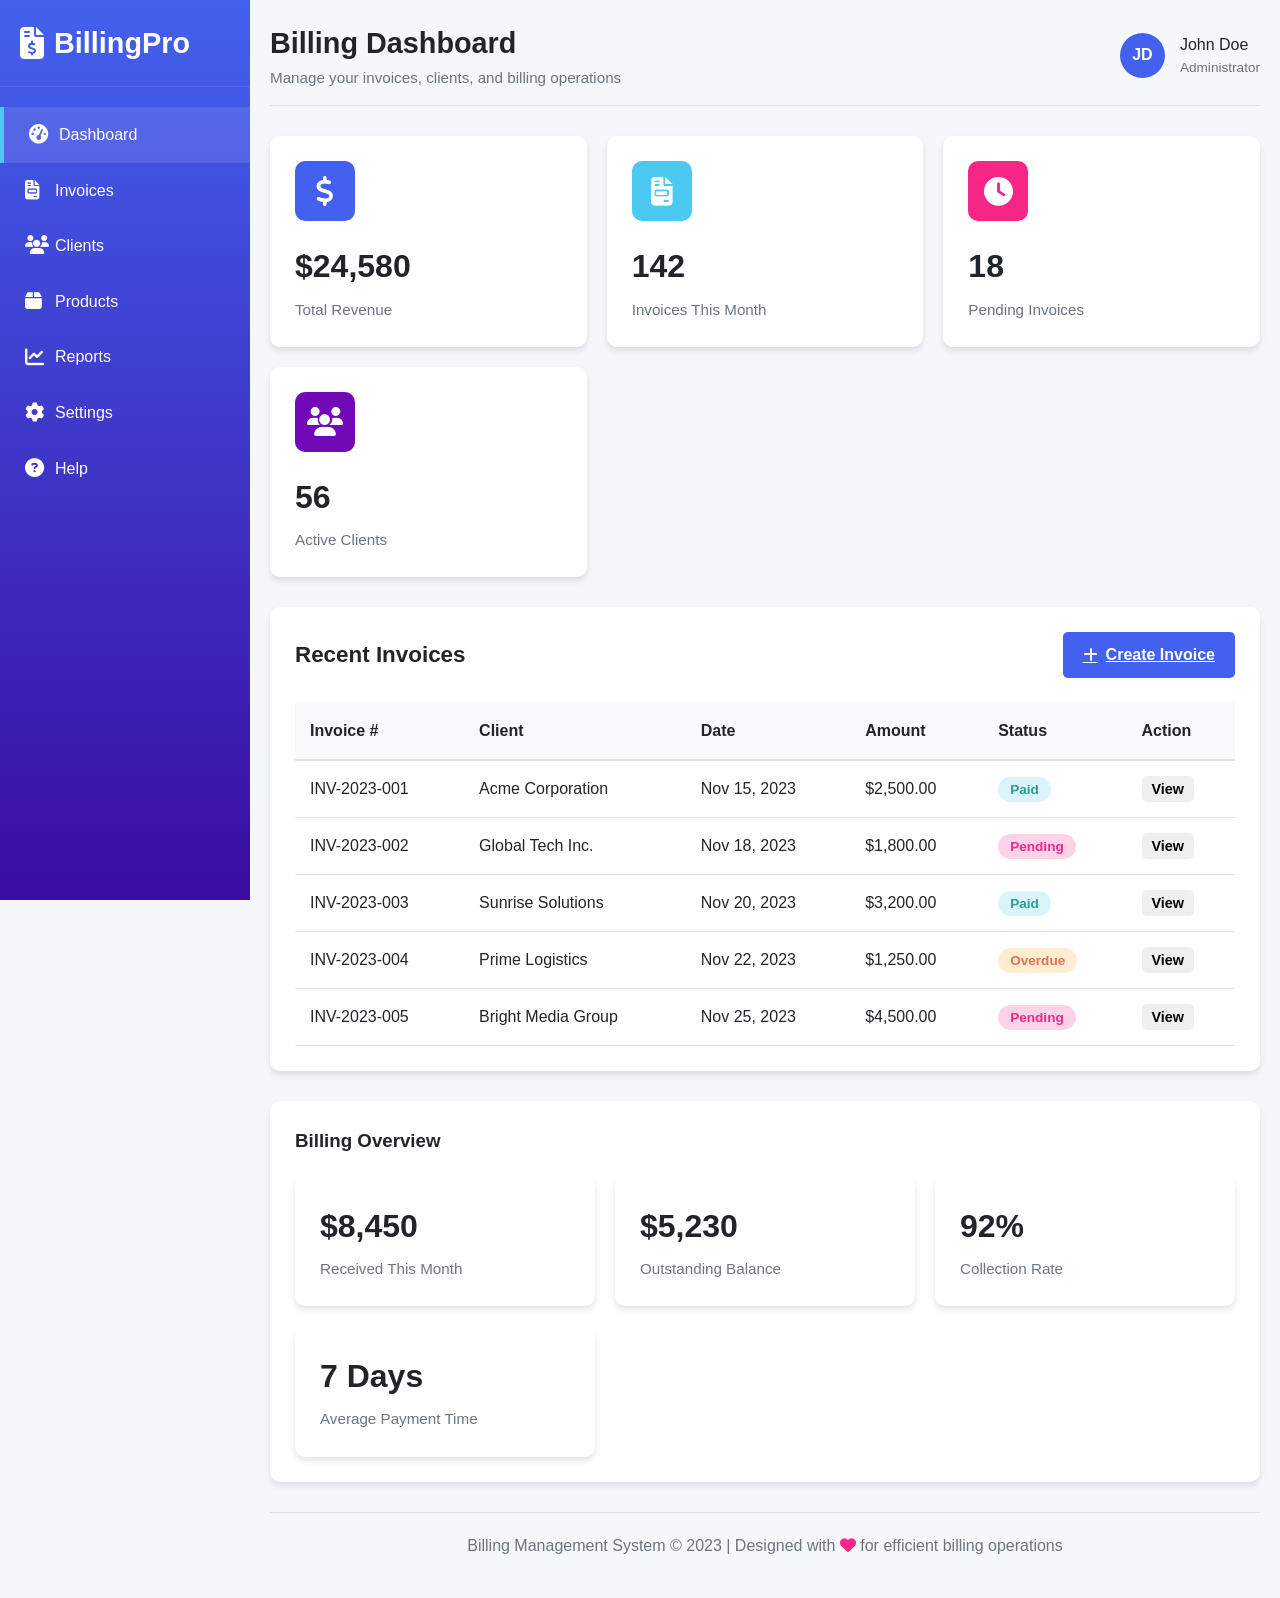
<file: template/Page/billsys.html>
<!DOCTYPE html>
<html lang="en">
<head>
    <meta charset="UTF-8">
    <meta name="viewport" content="width=device-width, initial-scale=1.0">
    <title>Billing Management System</title>
    <link rel="stylesheet" href="https://cdnjs.cloudflare.com/ajax/libs/font-awesome/6.4.0/css/all.min.css">
    
    <style>
        * {
    margin: 0;
    padding: 0;
    box-sizing: border-box;
    font-family: 'Segoe UI', Tahoma, Geneva, Verdana, sans-serif;
}

:root {
    --primary-color: #4361ee;
    --secondary-color: #3a0ca3;
    --success-color: #4cc9f0;
    --warning-color: #f72585;
    --light-color: #f8f9fa;
    --dark-color: #212529;
    --gray-color: #6c757d;
    --border-color: #dee2e6;
    --card-shadow: 0 4px 6px rgba(0, 0, 0, 0.1);
    --sidebar-width: 250px;
}

body {
    background-color: #f5f7fb;
    color: var(--dark-color);
    line-height: 1.6;
}

.container {
    display: flex;
    min-height: 100vh;
}

/* Sidebar Styles */
.sidebar {
    width: var(--sidebar-width);
    background: linear-gradient(180deg, var(--primary-color), var(--secondary-color));
    color: white;
    padding: 20px 0;
    position: fixed;
    height: 100vh;
    overflow-y: auto;
    transition: transform 0.3s ease;
    z-index: 100;
}

.logo {
    padding: 0 20px 20px;
    border-bottom: 1px solid rgba(255, 255, 255, 0.1);
    margin-bottom: 20px;
}

.logo h1 {
    font-size: 1.8rem;
    display: flex;
    align-items: center;
}

.logo i {
    margin-right: 10px;
    font-size: 2rem;
}

.nav-menu {
    list-style: none;
}

.nav-menu li {
    padding: 0;
}

.nav-menu a {
    color: white;
    text-decoration: none;
    padding: 15px 25px;
    display: flex;
    align-items: center;
    transition: all 0.3s;
}

.nav-menu a:hover, .nav-menu a.active {
    background-color: rgba(255, 255, 255, 0.1);
    border-left: 4px solid var(--success-color);
}

.nav-menu i {
    width: 30px;
    font-size: 1.2rem;
}

.mobile-menu-btn {
    display: none;
    position: fixed;
    top: 20px;
    left: 20px;
    z-index: 101;
    background: var(--primary-color);
    color: white;
    border: none;
    border-radius: 5px;
    width: 45px;
    height: 45px;
    font-size: 1.5rem;
    cursor: pointer;
}

/* Main Content Styles */
.main-content {
    flex: 1;
    margin-left: var(--sidebar-width);
    padding: 20px;
    transition: margin-left 0.3s ease;
}

.header {
    display: flex;
    justify-content: space-between;
    align-items: center;
    margin-bottom: 30px;
    padding-bottom: 15px;
    border-bottom: 1px solid var(--border-color);
}

.page-title h2 {
    font-size: 1.8rem;
    color: var(--dark-color);
}

.page-title p {
    color: var(--gray-color);
    font-size: 0.95rem;
}

.user-info {
    display: flex;
    align-items: center;
    gap: 15px;
}

.user-avatar {
    width: 45px;
    height: 45px;
    border-radius: 50%;
    background-color: var(--primary-color);
    display: flex;
    align-items: center;
    justify-content: center;
    color: white;
    font-weight: bold;
}

/* Dashboard Cards */
.dashboard-cards {
    display: grid;
    grid-template-columns: repeat(auto-fill, minmax(250px, 1fr));
    gap: 20px;
    margin-bottom: 30px;
}

.card {
    background-color: white;
    border-radius: 10px;
    padding: 25px;
    box-shadow: var(--card-shadow);
    transition: transform 0.3s;
}

.card:hover {
    transform: translateY(-5px);
}

.card-icon {
    width: 60px;
    height: 60px;
    border-radius: 10px;
    display: flex;
    align-items: center;
    justify-content: center;
    margin-bottom: 20px;
    font-size: 1.8rem;
    color: white;
}

.card-1 .card-icon {
    background-color: var(--primary-color);
}

.card-2 .card-icon {
    background-color: var(--success-color);
}

.card-3 .card-icon {
    background-color: var(--warning-color);
}

.card-4 .card-icon {
    background-color: #7209b7;
}

.card h3 {
    font-size: 2rem;
    margin-bottom: 5px;
}

.card p {
    color: var(--gray-color);
    font-size: 0.95rem;
}

/* Content Sections */
.content-section {
    background-color: white;
    border-radius: 10px;
    padding: 25px;
    box-shadow: var(--card-shadow);
    margin-bottom: 30px;
}

.section-header {
    display: flex;
    justify-content: space-between;
    align-items: center;
    margin-bottom: 25px;
}

.section-header h3 {
    font-size: 1.4rem;
}

.btn {
    padding: 10px 20px;
    border-radius: 5px;
    border: none;
    cursor: pointer;
    font-weight: 600;
    display: inline-flex;
    align-items: center;
    gap: 8px;
    transition: all 0.3s;
}

.btn-primary {
    background-color: var(--primary-color);
    color: white;
}

.btn-primary:hover {
    background-color: var(--secondary-color);
}

.btn-success {
    background-color: #2ec4b6;
    color: white;
}

.btn-success:hover {
    background-color: #20a394;
}

/* Tables */
.table-responsive {
    overflow-x: auto;
}

table {
    width: 100%;
    border-collapse: collapse;
}

thead {
    background-color: #f8f9fa;
}

th {
    padding: 15px;
    text-align: left;
    font-weight: 600;
    color: var(--dark-color);
    border-bottom: 2px solid var(--border-color);
}

td {
    padding: 15px;
    border-bottom: 1px solid var(--border-color);
}

tr:hover {
    background-color: #f8f9fa;
}

.status {
    padding: 5px 12px;
    border-radius: 20px;
    font-size: 0.85rem;
    font-weight: 600;
}

.status.paid {
    background-color: rgba(76, 201, 240, 0.2);
    color: #2a9d8f;
}

.status.pending {
    background-color: rgba(247, 37, 133, 0.2);
    color: var(--warning-color);
}

.status.overdue {
    background-color: rgba(255, 159, 28, 0.2);
    color: #e76f51;
}

/* Form Styles */
.form-group {
    margin-bottom: 20px;
}

.form-row {
    display: grid;
    grid-template-columns: repeat(auto-fit, minmax(250px, 1fr));
    gap: 20px;
}

label {
    display: block;
    margin-bottom: 8px;
    font-weight: 600;
}

input, select, textarea {
    width: 100%;
    padding: 12px 15px;
    border: 1px solid var(--border-color);
    border-radius: 5px;
    font-size: 1rem;
}

input:focus, select:focus, textarea:focus {
    outline: none;
    border-color: var(--primary-color);
}

/* Footer */
.footer {
    text-align: center;
    padding: 20px;
    color: var(--gray-color);
    border-top: 1px solid var(--border-color);
    margin-top: 30px;
}

/* Responsive Styles */
@media (max-width: 992px) {
    .dashboard-cards {
        grid-template-columns: repeat(2, 1fr);
    }
}

@media (max-width: 768px) {
    .mobile-menu-btn {
        display: block;
    }

    .sidebar {
        transform: translateX(-100%);
    }

    .sidebar.active {
        transform: translateX(0);
    }

    .main-content {
        margin-left: 0;
    }

    .dashboard-cards {
        grid-template-columns: 1fr;
    }

    .header {
        flex-direction: column;
        align-items: flex-start;
        gap: 15px;
    }

    .user-info {
        align-self: flex-end;
    }
}

@media (max-width: 576px) {
    .main-content {
        padding: 15px;
    }

    .content-section {
        padding: 20px 15px;
    }

    .section-header {
        flex-direction: column;
        align-items: flex-start;
        gap: 15px;
    }

    .form-row {
        grid-template-columns: 1fr;
    }
}
    </style>
</head>
<body>
    <!-- Mobile Menu Button -->
    <button class="mobile-menu-btn" id="mobileMenuBtn">
        <i class="fas fa-bars"></i>
    </button>

    <!-- Sidebar -->
    <div class="sidebar" id="sidebar">
        <div class="logo">
            <h1><i class="fas fa-file-invoice-dollar"></i> BillingPro</h1>
        </div>
        <ul class="nav-menu">
            <li><a href="#" class="active"><i class="fas fa-tachometer-alt"></i> Dashboard</a></li>
            <li><a href="#"><i class="fas fa-file-invoice"></i> Invoices</a></li>
            <li><a href="#"><i class="fas fa-users"></i> Clients</a></li>
            <li><a href="#"><i class="fas fa-box"></i> Products</a></li>
            <li><a href="#"><i class="fas fa-chart-line"></i> Reports</a></li>
            <li><a href="#"><i class="fas fa-cog"></i> Settings</a></li>
            <li><a href="#"><i class="fas fa-question-circle"></i> Help</a></li>
        </ul>
    </div>

    <!-- Main Content -->
    <div class="main-content" id="mainContent">
        <!-- Header -->
        <div class="header">
            <div class="page-title">
                <h2>Billing Dashboard</h2>
                <p>Manage your invoices, clients, and billing operations</p>
            </div>
            <div class="user-info">
                <div class="user-avatar">JD</div>
                <div>
                    <p>John Doe</p>
                    <p style="font-size: 0.85rem; color: var(--gray-color);">Administrator</p>
                </div>
            </div>
        </div>

        <!-- Dashboard Cards -->
        <div class="dashboard-cards">
            <div class="card card-1">
                <div class="card-icon">
                    <i class="fas fa-dollar-sign"></i>
                </div>
                <h3>$24,580</h3>
                <p>Total Revenue</p>
            </div>
            <div class="card card-2">
                <div class="card-icon">
                    <i class="fas fa-file-invoice"></i>
                </div>
                <h3>142</h3>
                <p>Invoices This Month</p>
            </div>
            <div class="card card-3">
                <div class="card-icon">
                    <i class="fas fa-clock"></i>
                </div>
                <h3>18</h3>
                <p>Pending Invoices</p>
            </div>
            <div class="card card-4">
                <div class="card-icon">
                    <i class="fas fa-users"></i>
                </div>
                <h3>56</h3>
                <p>Active Clients</p>
            </div>
        </div>

        <!-- Recent Invoices Section -->
        <div class="content-section">
            <div class="section-header">
                <h3>Recent Invoices</h3>
                <a href="{% url 'billing' %}" class="btn btn-primary" id="createInvoiceBtn">
                    <i class="fas fa-plus"></i> Create Invoice
                </a>
            </div>
            <div class="table-responsive">
                <table>
                    <thead>
                        <tr>
                            <th>Invoice #</th>
                            <th>Client</th>
                            <th>Date</th>
                            <th>Amount</th>
                            <th>Status</th>
                            <th>Action</th>
                        </tr>
                    </thead>
                    <tbody>
                        <tr>
                            <td>INV-2023-001</td>
                            <td>Acme Corporation</td>
                            <td>Nov 15, 2023</td>
                            <td>$2,500.00</td>
                            <td><span class="status paid">Paid</span></td>
                            <td><button class="btn" style="padding: 5px 10px; font-size: 0.9rem;">View</button></td>
                        </tr>
                        <tr>
                            <td>INV-2023-002</td>
                            <td>Global Tech Inc.</td>
                            <td>Nov 18, 2023</td>
                            <td>$1,800.00</td>
                            <td><span class="status pending">Pending</span></td>
                            <td><button class="btn" style="padding: 5px 10px; font-size: 0.9rem;">View</button></td>
                        </tr>
                        <tr>
                            <td>INV-2023-003</td>
                            <td>Sunrise Solutions</td>
                            <td>Nov 20, 2023</td>
                            <td>$3,200.00</td>
                            <td><span class="status paid">Paid</span></td>
                            <td><button class="btn" style="padding: 5px 10px; font-size: 0.9rem;">View</button></td>
                        </tr>
                        <tr>
                            <td>INV-2023-004</td>
                            <td>Prime Logistics</td>
                            <td>Nov 22, 2023</td>
                            <td>$1,250.00</td>
                            <td><span class="status overdue">Overdue</span></td>
                            <td><button class="btn" style="padding: 5px 10px; font-size: 0.9rem;">View</button></td>
                        </tr>
                        <tr>
                            <td>INV-2023-005</td>
                            <td>Bright Media Group</td>
                            <td>Nov 25, 2023</td>
                            <td>$4,500.00</td>
                            <td><span class="status pending">Pending</span></td>
                            <td><button class="btn" style="padding: 5px 10px; font-size: 0.9rem;">View</button></td>
                        </tr>
                    </tbody>
                </table>
            </div>
        </div>

        <!-- Create Invoice Form (Initially Hidden) -->
        <div class="content-section" id="invoiceForm" style="display: none;">
            <div class="section-header">
                <h3>Create New Invoice</h3>
                <button class="btn btn-success" id="saveInvoiceBtn">
                    <i class="fas fa-save"></i> Save Invoice
                </button>
            </div>
            <form id="invoiceFormContent">
                <div class="form-row">
                    <div class="form-group">
                        <label for="clientName">Client Name</label>
                        <input type="text" id="clientName" placeholder="Enter client name" required>
                    </div>
                    <div class="form-group">
                        <label for="invoiceDate">Invoice Date</label>
                        <input type="date" id="invoiceDate" required>
                    </div>
                </div>
                <div class="form-row">
                    <div class="form-group">
                        <label for="dueDate">Due Date</label>
                        <input type="date" id="dueDate" required>
                    </div>
                    <div class="form-group">
                        <label for="invoiceStatus">Status</label>
                        <select id="invoiceStatus" required>
                            <option value="">Select Status</option>
                            <option value="paid">Paid</option>
                            <option value="pending">Pending</option>
                            <option value="overdue">Overdue</option>
                        </select>
                    </div>
                </div>
                <div class="form-group">
                    <label for="invoiceItems">Invoice Items</label>
                    <textarea id="invoiceItems" rows="4" placeholder="Enter invoice items (Item: Quantity: Price)"></textarea>
                </div>
                <div class="form-group">
                    <label for="notes">Notes</label>
                    <textarea id="notes" rows="3" placeholder="Any additional notes"></textarea>
                </div>
            </form>
        </div>

        <!-- Quick Stats -->
        <div class="content-section">
            <h3 style="margin-bottom: 20px;">Billing Overview</h3>
            <div class="dashboard-cards" style="margin-bottom: 0;">
                <div class="card">
                    <h3>$8,450</h3>
                    <p>Received This Month</p>
                </div>
                <div class="card">
                    <h3>$5,230</h3>
                    <p>Outstanding Balance</p>
                </div>
                <div class="card">
                    <h3>92%</h3>
                    <p>Collection Rate</p>
                </div>
                <div class="card">
                    <h3>7 Days</h3>
                    <p>Average Payment Time</p>
                </div>
            </div>
        </div>

        <!-- Footer -->
        <div class="footer">
            <p>Billing Management System &copy; 2023 | Designed with <i class="fas fa-heart" style="color: #f72585;"></i> for efficient billing operations</p>
        </div>
    </div>

    <script>
        // Mobile Menu Toggle
        const mobileMenuBtn = document.getElementById('mobileMenuBtn');
        const sidebar = document.getElementById('sidebar');
        const mainContent = document.getElementById('mainContent');
        
        mobileMenuBtn.addEventListener('click', () => {
            sidebar.classList.toggle('active');
        });
        
        // Close sidebar when clicking outside on mobile
        document.addEventListener('click', (event) => {
            const isClickInsideSidebar = sidebar.contains(event.target);
            const isClickOnMenuBtn = mobileMenuBtn.contains(event.target);
            
            if (!isClickInsideSidebar && !isClickOnMenuBtn && window.innerWidth <= 768) {
                sidebar.classList.remove('active');
            }
        });
        
        // Create Invoice Button
        const createInvoiceBtn = document.getElementById('createInvoiceBtn');
        const invoiceForm = document.getElementById('invoiceForm');
        const saveInvoiceBtn = document.getElementById('saveInvoiceBtn');
        
        createInvoiceBtn.addEventListener('click', () => {
            invoiceForm.style.display = 'block';
            invoiceForm.scrollIntoView({ behavior: 'smooth' });
            
            // Set default dates
            const today = new Date().toISOString().split('T')[0];
            document.getElementById('invoiceDate').value = today;
            
            const dueDate = new Date();
            dueDate.setDate(dueDate.getDate() + 30);
            document.getElementById('dueDate').value = dueDate.toISOString().split('T')[0];
        });
        
        // Save Invoice Button
        saveInvoiceBtn.addEventListener('click', () => {
            const clientName = document.getElementById('clientName').value;
            const invoiceDate = document.getElementById('invoiceDate').value;
            const status = document.getElementById('invoiceStatus').value;
            
            if (!clientName || !invoiceDate || !status) {
                alert('Please fill in all required fields');
                return;
            }
            
            // In a real application, this would save to a database
            alert(`Invoice for ${clientName} saved successfully!`);
            
            // Reset form
            document.getElementById('invoiceFormContent').reset();
            invoiceForm.style.display = 'none';
            
            // Show success message
            const successMsg = document.createElement('div');
            successMsg.innerHTML = `
                <div style="background-color: #d4edda; color: #155724; padding: 15px; border-radius: 5px; margin-bottom: 20px; display: flex; justify-content: space-between; align-items: center;">
                    <span>Invoice saved successfully!</span>
                    <button onclick="this.parentElement.remove()" style="background: none; border: none; color: #155724; cursor: pointer; font-size: 1.2rem;">&times;</button>
                </div>
            `;
            mainContent.insertBefore(successMsg, invoiceForm);
            
            // Update invoice count in dashboard
            const invoiceCountElement = document.querySelector('.card-2 h3');
            let currentCount = parseInt(invoiceCountElement.textContent);
            invoiceCountElement.textContent = currentCount + 1;
        });
        
        // Set active nav item
        const navItems = document.querySelectorAll('.nav-menu a');
        navItems.forEach(item => {
            item.addEventListener('click', function(e) {
                if(this.getAttribute('href') === '#') {
                    e.preventDefault();
                }
                navItems.forEach(item => item.classList.remove('active'));
                this.classList.add('active');
                
                // Close sidebar on mobile after clicking a menu item
                if (window.innerWidth <= 768) {
                    sidebar.classList.remove('active');
                }
            });
        });
        
        // Set today's date as default in the invoice date field
        window.onload = function() {
            const today = new Date().toISOString().split('T')[0];
            document.getElementById('invoiceDate').value = today;
        };
    </script>
</body>
</html>
</file>
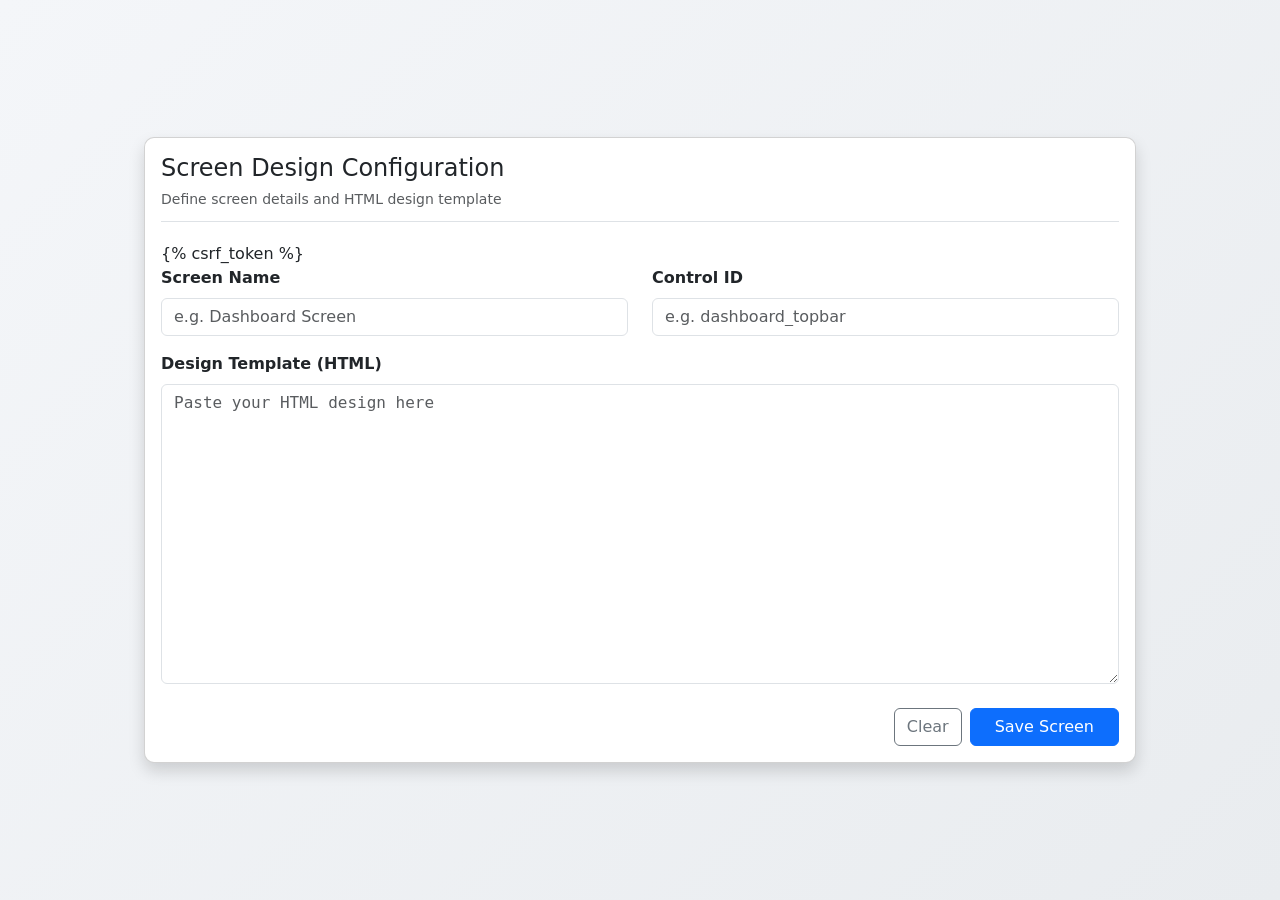
<file: template/Page/design.html>
<!DOCTYPE html>
<html lang="en">
<head>
    <meta charset="UTF-8">
    <title>Screen Design Configuration</title>
    <meta name="viewport" content="width=device-width, initial-scale=1">

    <!-- Bootstrap 5 -->
    <link href="https://cdn.jsdelivr.net/npm/bootstrap@5.3.3/dist/css/bootstrap.min.css" rel="stylesheet">

    <style>
        body {
            background: linear-gradient(135deg, #f4f6f9, #e9ecef);
        }

        .page-wrapper {
            min-height: 100vh;
            display: flex;
            justify-content: center;
            align-items: center;
            padding: 20px;
        }

        .form-card {
            width: 100%;
            max-width: 80%;
            border-radius: 10px;
        }

        .form-header {
            border-bottom: 1px solid #dee2e6;
            margin-bottom: 20px;
            padding-bottom: 10px;
        }

        textarea {
            min-height: 150px;
            height: 300px;
            resize: vertical;
            font-family: monospace;
        }
    </style>
</head>
<body>

<div class="page-wrapper">
    <div class="card shadow form-card">
        <div class="card-body">

            <!-- Header -->
            <div class="form-header">
                <h4 class="mb-1">Screen Design Configuration</h4>
                <small class="text-muted">
                    Define screen details and HTML design template
                </small>
            </div>

            <!-- Form -->
            <form method="post">
                {% csrf_token %}

                <div class="row">
                    <div class="col-md-6">
                        <!-- Screen Name -->
                        <div class="mb-3">
                        <label class="form-label fw-semibold">Screen Name</label>
                        <input
                            type="text"
                            name="screen_name"
                            class="form-control"
                            placeholder="e.g. Dashboard Screen"
                            required
                        >
                        </div>
                    </div>
                    <div class="col-md-6">
                        <!-- Control ID -->
                        <div class="mb-3">
                            <label class="form-label fw-semibold">Control ID</label>
                            <input
                                type="text"
                                name="control_id"
                                class="form-control"
                                placeholder="e.g. dashboard_topbar"
                                required
                            >
                        </div>
                    </div>
                </div>

                

                

                <!-- Design Template -->
                <div class="mb-4">
                    <label class="form-label fw-semibold">Design Template (HTML)</label>
                    <textarea
                        name="design_template"
                        class="form-control"
                        placeholder="Paste your HTML design here"
                        required
                    ></textarea>
                </div>

                <!-- Buttons -->
                <div class="d-flex justify-content-end gap-2">
                    <button type="reset" class="btn btn-outline-secondary">
                        Clear
                    </button>
                    <button type="submit" class="btn btn-primary px-4">
                        Save Screen
                    </button>
                </div>

            </form>

        </div>
    </div>
</div>

</body>
</html>
</file>
